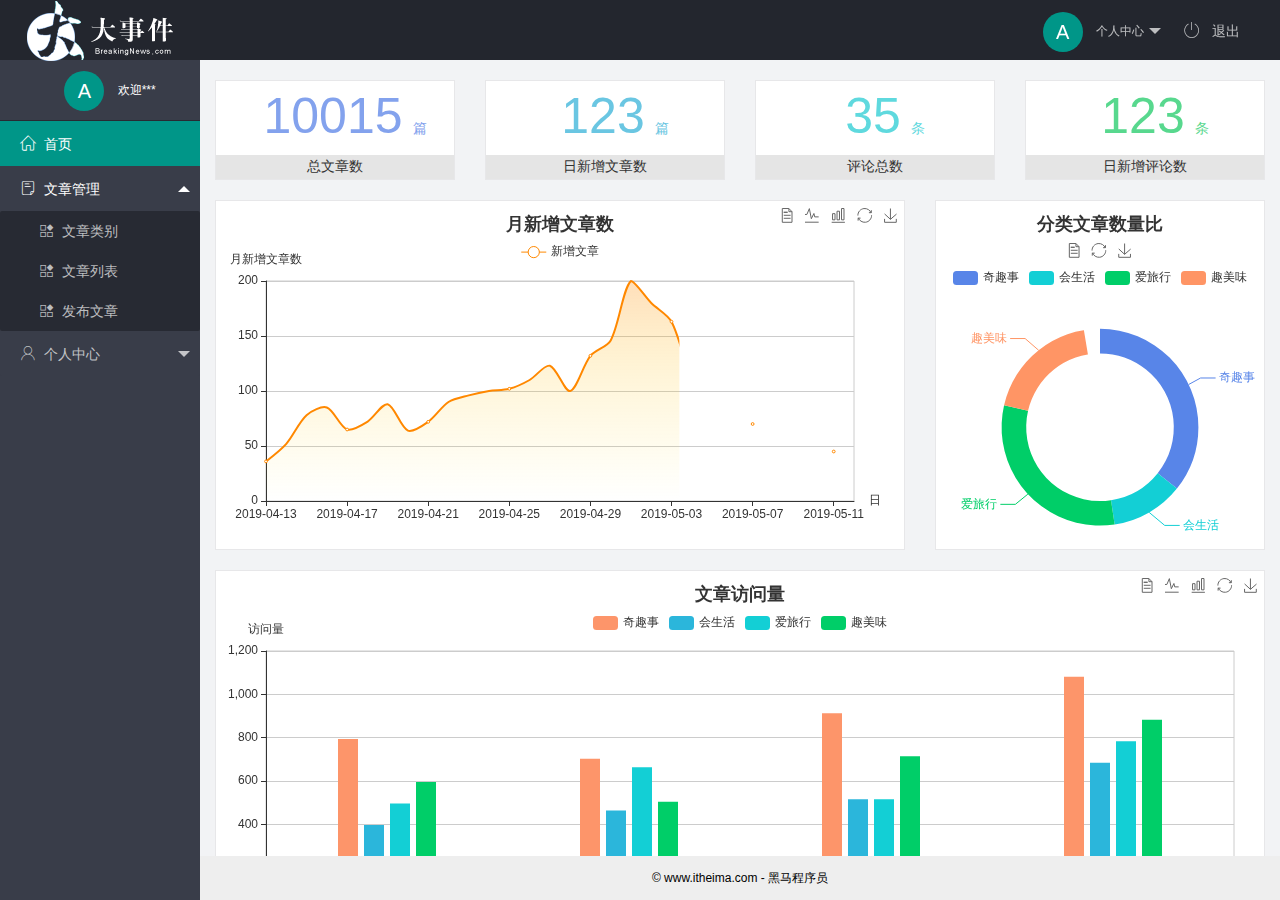
<file: index.html>
<!DOCTYPE html>
<html>

<head>
    <meta charset="utf-8">
    <meta name="viewport" content="width=device-width, initial-scale=1, maximum-scale=1">
    <title>layout 管理系统大布局 - Layui</title>
    <link rel="stylesheet" href="./assets/lib/layui/css/layui.css">
    <link rel="stylesheet" href="./assets/css/index.css">
</head>

<body>
    <div class="layui-layout layui-layout-admin">
        <div class="layui-header">
            <div class="layui-logo layui-hide-xs "><img src="./assets/images/logo.png" alt=""></div>

            <ul class="layui-nav layui-layout-right">
                <li class="layui-nav-item layui-hide layui-show-md-inline-block">
                    <a href="javascript:;" class="userinfo">
                        <img src="./assets/images/sample.jpg" class="layui-nav-img">
                        <span class="text-avatar">A</span> 个人中心
                    </a>
                    <dl class="layui-nav-child">
                        <dd><a href="./user/user_info.html" target="fm">基本资料</a></dd>
                        <dd><a href="./user/user_avatar.html" target="fm">更换头像</a></dd>
                        <dd><a href="./user/user_pwd.html" target="fm">重置密码</a></dd>
                    </dl>
                </li>
                <li class="layui-nav-item" lay-unselect>
                    <a href="javascript:;" id="btnLogout">
                        <span class="iconfont">&#xe865;</span> 退出
                    </a>
                </li>
            </ul>
        </div>

        <div class="layui-side layui-bg-black">
            <div class="layui-side-scroll">
                <div class="userinfo">
                    <img src="./assets/images/sample.jpg" class="layui-nav-img">
                    <span class="text-avatar">A</span>
                    <span id="welcome">欢迎***</span>
                </div>
                <!-- 左侧导航区域（可配合layui已有的垂直导航） -->
                <ul class="layui-nav layui-nav-tree" lay-filter="test" lay-shrink="all">

                    <li class="layui-nav-item layui-this">
                        <a href="./home/dashboard.html" target="fm"><span class="iconfont icon-home">&#xe6a9;</span>首页</a>
                    </li>
                    <li class="layui-nav-item layui-nav-itemed">
                        <a class="" href="javascript:;"><span class="iconfont">&#xe615;</span>文章管理</a>
                        <dl class="layui-nav-child">
                            <dd><a href="javascript:;"><i class="layui-icon layui-icon-app"></i>文章类别</a></dd>
                            <dd><a href="javascript:;"><i class="layui-icon layui-icon-app"></i>文章列表</a></dd>
                            <dd><a href="javascript:;"><i class="layui-icon layui-icon-app"></i>发布文章</a></dd>
                        </dl>
                    </li>
                    <li class="layui-nav-item">
                        <a href="javascript:;"><span class="iconfont">&#xe614;</span>个人中心</a>
                        <dl class="layui-nav-child">
                            <dd><a href="./user/user_info.html" target="fm"><i class="layui-icon layui-icon-app"></i>基本资料</a></dd>
                            <dd><a href="./user/user_avatar.html" target="fm"><i class="layui-icon layui-icon-app"></i>更换头像</a></dd>
                            <dd><a href="./user/user_pwd.html" target="fm"><i class="layui-icon layui-icon-app"></i>重置密码</a></dd>

                        </dl>
                    </li>
                </ul>
            </div>
        </div>

        <div class="layui-body">
            <!-- 内容主体区域 -->
            <iframe src="./home/dashboard.html" name="fm" frameborder="0"></iframe>
        </div>

        <div class="layui-footer">
            <!-- 底部固定区域 -->
            © www.itheima.com - 黑马程序员
        </div>
    </div>
    <script src="./assets/lib/layui/layui.all.js"></script>
    <script src="./assets/lib/jquery.js"></script>
    <script src="./assets/js/bseAPI.js"></script>
    <script src="./assets/js/index.js"></script>
    <script>
        //JS 
        layui.use(['element', 'layer', 'util'], function() {
            var element = layui.element,
                layer = layui.layer,
                util = layui.util,
                $ = layui.$;

            //头部事件
            util.event('lay-header-event', {
                //左侧菜单事件
                menuLeft: function(othis) {
                    layer.msg('展开左侧菜单的操作', {
                        icon: 0
                    });
                },
                menuRight: function() {
                    layer.open({
                        type: 1,
                        content: '<div style="padding: 15px;">处理右侧面板的操作</div>',
                        area: ['260px', '100%'],
                        offset: 'rt' //右上角
                            ,
                        anim: 5,
                        shadeClose: true
                    });
                }
            });

        });
    </script>
</body>

</html>
</file>
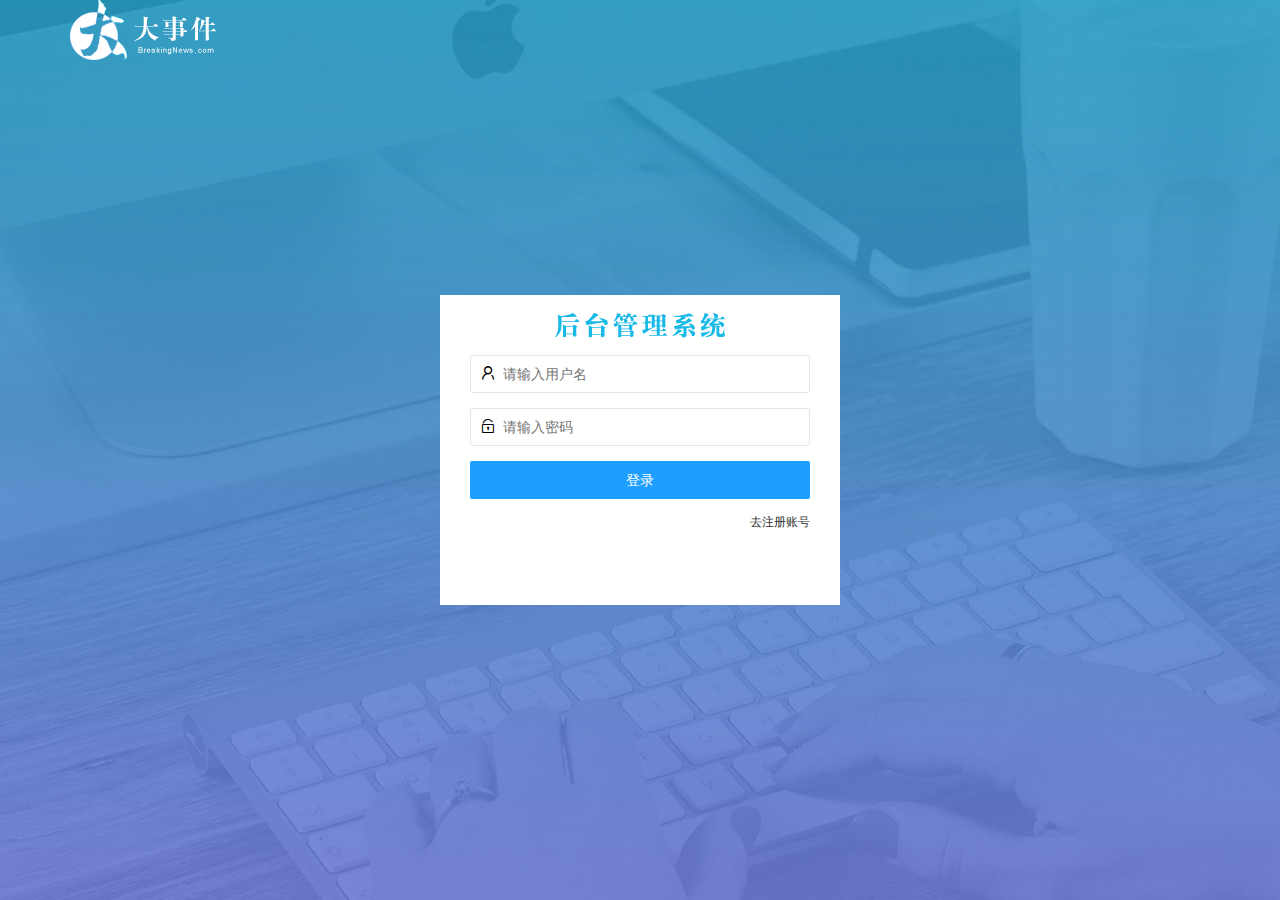
<file: login.html>
<!DOCTYPE html>
<html lang="en">

<head>
    <meta charset="UTF-8">
    <meta http-equiv="X-UA-Compatible" content="IE=edge">
    <meta name="viewport" content="width=device-width, initial-scale=1.0">
    <title>Document</title>
    <link rel="stylesheet" href="./assets/lib/layui/css/layui.css">
    <link rel="stylesheet" href="./assets/css/login.css">
    <script src="./assets/lib/layui/layui.all.js"></script>
    <script src="./assets/lib/jquery.js"></script>
    <script src="./assets/js/bseAPI.js"></script>
    <script src="./assets/js/login.js"></script>
</head>

<body>
    <div class="layui-main">
        <img src="./assets/images/logo.png" alt="">
    </div>

    <div class="loginAndRegBox">
        <div class="title-box"> </div>
        <div class="login-box">
            <form class="layui-form" id="form_login">
                <div class="layui-form-item">
                    <i class="layui-icon layui-icon-username"></i>
                    <input type="text" name="username" required lay-verify="required" placeholder="请输入用户名" autocomplete="off" class="layui-input">
                </div>
                <div class="layui-form-item">
                    <i class="layui-icon layui-icon-password"></i>
                    <input type="password" name="password" required lay-verify="required|pwd" placeholder="请输入密码" autocomplete="off" class="layui-input">
                </div>
                <div class="layui-form-item">
                    <button class="layui-btn layui-btn-fluid layui-btn-normal" lay-submit>登录</button>
                </div>
                <div class="layui-form-item links">
                    <a href="javascript:;" id="link_reg">去注册账号</a>
                </div>
            </form>
        </div>
        <div class="reg-box">
            <form class="layui-form" id="form_reg">
                <div class="layui-form-item">
                    <i class="layui-icon layui-icon-username"></i>
                    <input type="text" name="username" required lay-verify="required" placeholder="请输入用户名" autocomplete="off" class="layui-input">
                </div>
                <div class="layui-form-item">
                    <i class="layui-icon layui-icon-password"></i>
                    <input type="password" name="password" required lay-verify="required|pwd|repwd" placeholder="请输入密码" autocomplete="off" class="layui-input">
                </div>

                <div class="layui-form-item">
                    <i class="layui-icon layui-icon-password"></i>
                    <input type="password" name="repassword" required lay-verify="required|pwd|repwd" placeholder="再次确认密码" autocomplete="off" class="layui-input">
                </div>
                <div class="layui-form-item">
                    <button class="layui-btn layui-btn-fluid layui-btn-normal" lay-submit>注册</button>
                </div>

                <div class="layui-form-item links">
                    <a href="javascript:;" id="link_login">去登陆</a>
                </div>
            </form>

        </div>

    </div>
</body>

</html>
</file>
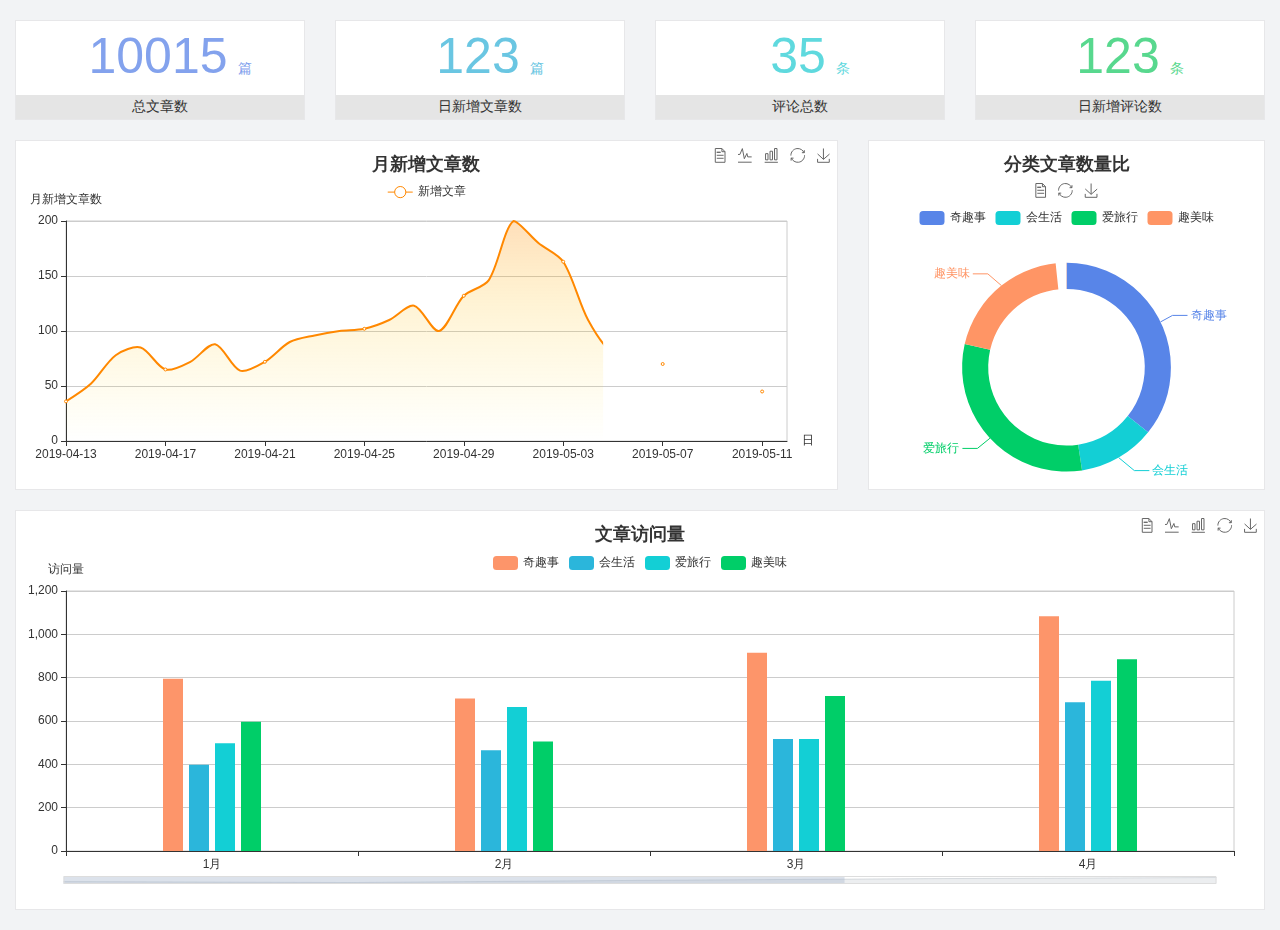
<file: home/dashboard.html>
<!DOCTYPE html>
<html lang="en">

<head>
  <meta charset="UTF-8">
  <meta name="viewport" content="width=device-width, initial-scale=1.0">
  <meta http-equiv="X-UA-Compatible" content="ie=edge">
  <title>图表统计</title>
  <link rel="stylesheet" href="../../assets/lib/bootstrap.css" />
  <link rel="stylesheet" href="../../assets/lib/main.css" />
  <script src="../../assets/lib/jquery.js"></script>
  <script type="text/javascript" src="../../assets/lib/echarts.min.js"></script>
</head>

<body>
  <div class="container-fluid">
    <div class="row spannel_list">
      <div class="col-sm-3 col-xs-6">
        <div class="spannel">
          <em>10015</em><span>篇</span>
          <b>总文章数</b>
        </div>
      </div>
      <div class="col-sm-3 col-xs-6">
        <div class="spannel scolor01">
          <em>123</em><span>篇</span>
          <b>日新增文章数</b>
        </div>
      </div>
      <div class="col-sm-3 col-xs-6">
        <div class="spannel scolor02">
          <em>35</em><span>条</span>
          <b>评论总数</b>
        </div>
      </div>
      <div class="col-sm-3 col-xs-6">
        <div class="spannel scolor03">
          <em>123</em><span>条</span>
          <b>日新增评论数</b>
        </div>
      </div>
    </div>
  </div>

  <div class="container-fluid">
    <div class="row curve-pie">
      <div class="col-lg-8 col-md-8">
        <div class="gragh_pannel" id="curve_show"></div>
      </div>
      <div class="col-lg-4 col-md-4">
        <div class="gragh_pannel" id="pie_show"></div>
      </div>
    </div>
  </div>

  <div class="container-fluid">
    <div class="column_pannel" id="column_show"></div>
  </div>

  <script>
    var oChart = echarts.init(document.getElementById('curve_show'));
    var aList_all = [
      { 'count': 36, 'date': '2019-04-13' },
      { 'count': 52, 'date': '2019-04-14' },
      { 'count': 78, 'date': '2019-04-15' },
      { 'count': 85, 'date': '2019-04-16' },
      { 'count': 65, 'date': '2019-04-17' },
      { 'count': 72, 'date': '2019-04-18' },
      { 'count': 88, 'date': '2019-04-19' },
      { 'count': 64, 'date': '2019-04-20' },
      { 'count': 72, 'date': '2019-04-21' },
      { 'count': 90, 'date': '2019-04-22' },
      { 'count': 96, 'date': '2019-04-23' },
      { 'count': 100, 'date': '2019-04-24' },
      { 'count': 102, 'date': '2019-04-25' },
      { 'count': 110, 'date': '2019-04-26' },
      { 'count': 123, 'date': '2019-04-27' },
      { 'count': 100, 'date': '2019-04-28' },
      { 'count': 132, 'date': '2019-04-29' },
      { 'count': 146, 'date': '2019-04-30' },
      { 'count': 200, 'date': '2019-05-01' },
      { 'count': 180, 'date': '2019-05-02' },
      { 'count': 163, 'date': '2019-05-03' },
      { 'count': 110, 'date': '2019-05-04' },
      { 'count': 80, 'date': '2019-05-05' },
      { 'count': 82, 'date': '2019-05-06' },
      { 'count': 70, 'date': '2019-05-07' },
      { 'count': 65, 'date': '2019-05-08' },
      { 'count': 54, 'date': '2019-05-09' },
      { 'count': 40, 'date': '2019-05-10' },
      { 'count': 45, 'date': '2019-05-11' },
      { 'count': 38, 'date': '2019-05-12' },
    ];

    let aCount = [];
    let aDate = [];

    for (var i = 0; i < aList_all.length; i++) {
      aCount.push(aList_all[i].count);
      aDate.push(aList_all[i].date);
    }

    var chartopt = {
      title: {
        text: '月新增文章数',
        left: 'center',
        top: '10'
      },
      tooltip: {
        trigger: 'axis'
      },
      legend: {
        data: ['新增文章'],
        top: '40'
      },
      toolbox: {
        show: true,
        feature: {
          mark: { show: true },
          dataView: { show: true, readOnly: false },
          magicType: { show: true, type: ['line', 'bar'] },
          restore: { show: true },
          saveAsImage: { show: true }
        }
      },
      calculable: true,
      xAxis: [
        {
          name: '日',
          type: 'category',
          boundaryGap: false,
          data: aDate
        }
      ],
      yAxis: [
        {
          name: '月新增文章数',
          type: 'value'
        }
      ],
      series: [
        {
          name: '新增文章',
          type: 'line',
          smooth: true,
          itemStyle: { normal: { areaStyle: { type: 'default' }, color: '#f80' }, lineStyle: { color: '#f80' } },
          data: aCount
        }],
      areaStyle: {
        normal: {
          color: new echarts.graphic.LinearGradient(0, 0, 0, 1, [{
            offset: 0,
            color: 'rgba(255,136,0,0.39)'
          }, {
            offset: .34,
            color: 'rgba(255,180,0,0.25)'
          }, {
            offset: 1,
            color: 'rgba(255,222,0,0.00)'
          }])

        }
      },
      grid: {
        show: true,
        x: 50,
        x2: 50,
        y: 80,
        height: 220
      }
    };

    oChart.setOption(chartopt);


    var oPie = echarts.init(document.getElementById('pie_show'));
    var oPieopt =
    {
      title: {
        top: 10,
        text: '分类文章数量比',
        x: 'center'
      },
      tooltip: {
        trigger: 'item',
        formatter: "{a} <br/>{b} : {c} ({d}%)"
      },
      color: ['#5885e8', '#13cfd5', '#00ce68', '#ff9565'],
      legend: {
        x: 'center',
        top: 65,
        data: ['奇趣事', '会生活', '爱旅行', '趣美味']
      },
      toolbox: {
        show: true,
        x: 'center',
        top: 35,
        feature: {
          mark: { show: true },
          dataView: { show: true, readOnly: false },
          magicType: {
            show: true,
            type: ['pie', 'funnel'],
            option: {
              funnel: {
                x: '25%',
                width: '50%',
                funnelAlign: 'left',
                max: 1548
              }
            }
          },
          restore: { show: true },
          saveAsImage: { show: true }
        }
      },
      calculable: true,
      series: [
        {
          name: '访问来源',
          type: 'pie',
          radius: ['45%', '60%'],
          center: ['50%', '65%'],
          data: [
            { value: 300, name: '奇趣事' },
            { value: 100, name: '会生活' },
            { value: 260, name: '爱旅行' },
            { value: 180, name: '趣美味' }
          ]
        }
      ]
    };
    oPie.setOption(oPieopt);



    var oColumn = this.echarts.init(document.getElementById('column_show'));
    var oColumnopt =
    {
      title: {
        text: '文章访问量',
        left: 'center',
        top: '10'
      },
      tooltip: {
        trigger: 'axis'
      },
      legend: {
        data: ['奇趣事', '会生活', '爱旅行', '趣美味'],
        top: '40'
      },
      toolbox: {
        show: true,
        feature: {
          mark: { show: true },
          dataView: { show: true, readOnly: false },
          magicType: { show: true, type: ['line', 'bar'] },
          restore: { show: true },
          saveAsImage: { show: true }
        }
      },
      calculable: true,
      xAxis: [
        {
          type: 'category',
          data: ['1月', '2月', '3月', '4月', '5月']
        }
      ],
      yAxis: [
        {
          name: '访问量',
          type: 'value'
        }
      ],
      series: [
        {
          name: '奇趣事',
          type: 'bar',
          barWidth: 20,
          itemStyle: {
            normal: { areaStyle: { type: 'default' }, color: '#fd956a' }
          },
          data: [800, 708, 920, 1090, 1200]
        },
        {
          name: '会生活',
          type: 'bar',
          barWidth: 20,
          itemStyle: {
            normal: { areaStyle: { type: 'default' }, color: '#2bb6db' }
          },
          data: [400, 468, 520, 690, 800]
        },
        {
          name: '爱旅行',
          type: 'bar',
          barWidth: 20,
          itemStyle: {
            normal: { areaStyle: { type: 'default' }, color: '#13cfd5' }
          },
          data: [500, 668, 520, 790, 900]
        },
        {
          name: '趣美味',
          type: 'bar',
          barWidth: 20,
          itemStyle: {
            normal: { areaStyle: { type: 'default' }, color: '#00ce68' }
          },
          data: [600, 508, 720, 890, 1000]
        }
      ],
      grid: {
        show: true,
        x: 50,
        x2: 30,
        y: 80,
        height: 260
      },
      dataZoom: [//给x轴设置滚动条
        {
          start: 0,//默认为0
          end: 100 - 1000 / 31,//默认为100
          type: 'slider',
          show: true,
          xAxisIndex: [0],
          handleSize: 0,//滑动条的 左右2个滑动条的大小
          height: 8,//组件高度
          left: 45, //左边的距离
          right: 50,//右边的距离
          bottom: 26,//右边的距离
          handleColor: '#ddd',//h滑动图标的颜色
          handleStyle: {
            borderColor: "#cacaca",
            borderWidth: "1",
            shadowBlur: 2,
            background: "#ddd",
            shadowColor: "#ddd",
          }
        }]
    };
    oColumn.setOption(oColumnopt);
  </script>
</body>

</html>
</file>
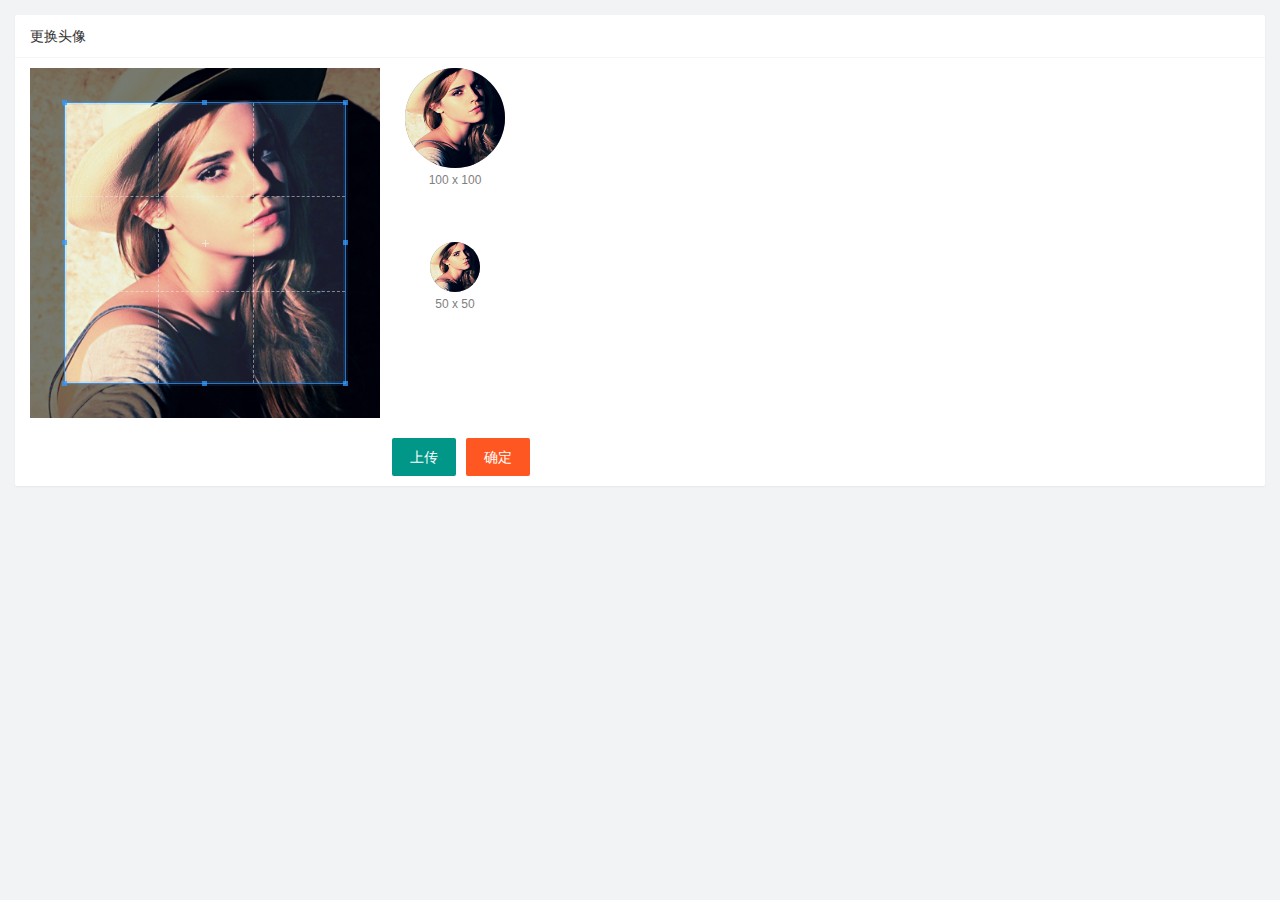
<file: user/user_avatar.html>
<!DOCTYPE html>
<html lang="en">

<head>
    <meta charset="UTF-8">
    <meta http-equiv="X-UA-Compatible" content="IE=edge">
    <meta name="viewport" content="width=device-width, initial-scale=1.0">
    <title>Document</title>
    <link rel="stylesheet" href="../assets/lib/layui/css/layui.css">
    <link rel="stylesheet" href="../assets/css/user/user_avatar.css">
    <link rel="stylesheet" href="../assets/lib/cropper/cropper.css">
</head>

<body>
    <div class="layui-card">
        <div class="layui-card-header">更换头像</div>
        <div class="layui-card-body">
            <!-- 第一行的图片裁剪和预览区域 -->
            <div class="row1">
                <!-- 图片裁剪区域 -->
                <div class="cropper-box">
                    <!-- 这个 img 标签很重要，将来会把它初始化为裁剪区域 -->
                    <img id="image" src="/assets/images/sample.jpg" />
                </div>
                <!-- 图片的预览区域 -->
                <div class="preview-box">
                    <div>
                        <!-- 宽高为 100px 的预览区域 -->
                        <div class="img-preview w100"></div>
                        <p class="size">100 x 100</p>
                    </div>
                    <div>
                        <!-- 宽高为 50px 的预览区域 -->
                        <div class="img-preview w50"></div>
                        <p class="size">50 x 50</p>
                    </div>
                </div>
            </div>

            <!-- 第二行的按钮区域 -->
            <div class="row2">
                <input type="file" id="file" accept="image/png,image/jpeg">
                <button type="button" class="layui-btn" id="btnChooseImage">上传</button>
                <button type="button" class="layui-btn layui-btn-danger" id="btnUpload">确定</button>
            </div>
        </div>
    </div>
    <script src="../assets/lib/layui/layui.all.js"></script>
    <script src="../assets/lib/jquery.js"></script>
    <script src="../assets/js/bseAPI.js"></script>
    <script src="../assets/lib/cropper/Cropper.js"></script>
    <script src="../assets/lib/cropper/jquery-cropper.js"></script>
    <script src="../assets/js/user/user_avatar.js"></script>
</body>

</html>
</file>
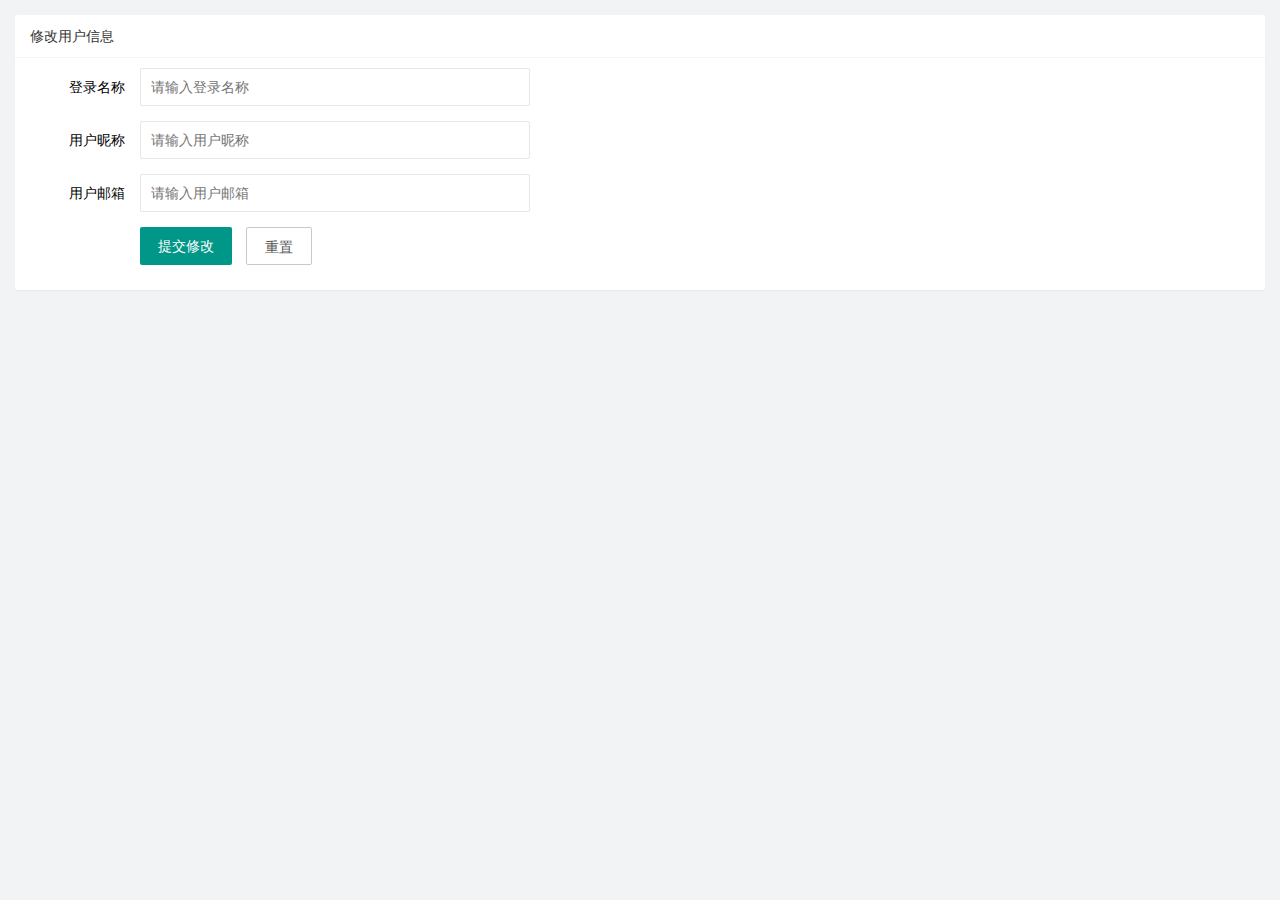
<file: user/user_info.html>
<!DOCTYPE html>
<html lang="en">

<head>
    <meta charset="UTF-8">
    <meta http-equiv="X-UA-Compatible" content="IE=edge">
    <meta name="viewport" content="width=device-width, initial-scale=1.0">
    <title>Document</title>
    <link rel="stylesheet" href="../assets/lib/layui/css/layui.css">
    <link rel="stylesheet" href="../assets/css/user/user_info.css">
</head>

<body>
    <div class="layui-card">
        <div class="layui-card-header">修改用户信息</div>
        <div class="layui-card-body">
            <form class="layui-form" lay-filter="formUserInfo">
                <input type="hidden" name="id">
                <div class="layui-form-item">
                    <label class="layui-form-label">登录名称</label>
                    <div class="layui-input-block">
                        <input type="text" name="username" required lay-verify="required" placeholder="请输入登录名称" autocomplete="off" class="layui-input" disabled="true">
                    </div>
                </div>
                <div class="layui-form-item">
                    <label class="layui-form-label">用户昵称</label>
                    <div class="layui-input-block">
                        <input type="text" name="nickname" required lay-verify="required|nickname" placeholder="请输入用户昵称" autocomplete="off" class="layui-input">
                    </div>
                </div>

                <div class="layui-form-item">
                    <label class="layui-form-label">用户邮箱</label>
                    <div class="layui-input-block">
                        <input type="text" name="email" required lay-verify="required|email" placeholder="请输入用户邮箱" autocomplete="off" class="layui-input">
                    </div>
                </div>

                <div class="layui-form-item">
                    <div class="layui-input-block">
                        <button class="layui-btn" lay-submit lay-filter="formDemo">提交修改</button>
                        <button type="reset" class="layui-btn layui-btn-primary" id="btnReset">重置</button>
                    </div>
                </div>
            </form>
        </div>
    </div>
    <script src="../assets/lib/layui/layui.all.js"></script>
    <script src="../assets/lib/jquery.js"></script>
    <script src="../assets/js/bseAPI.js"></script>
    <script src="../assets/js/user/user_info.js"></script>
</body>

</html>
</file>
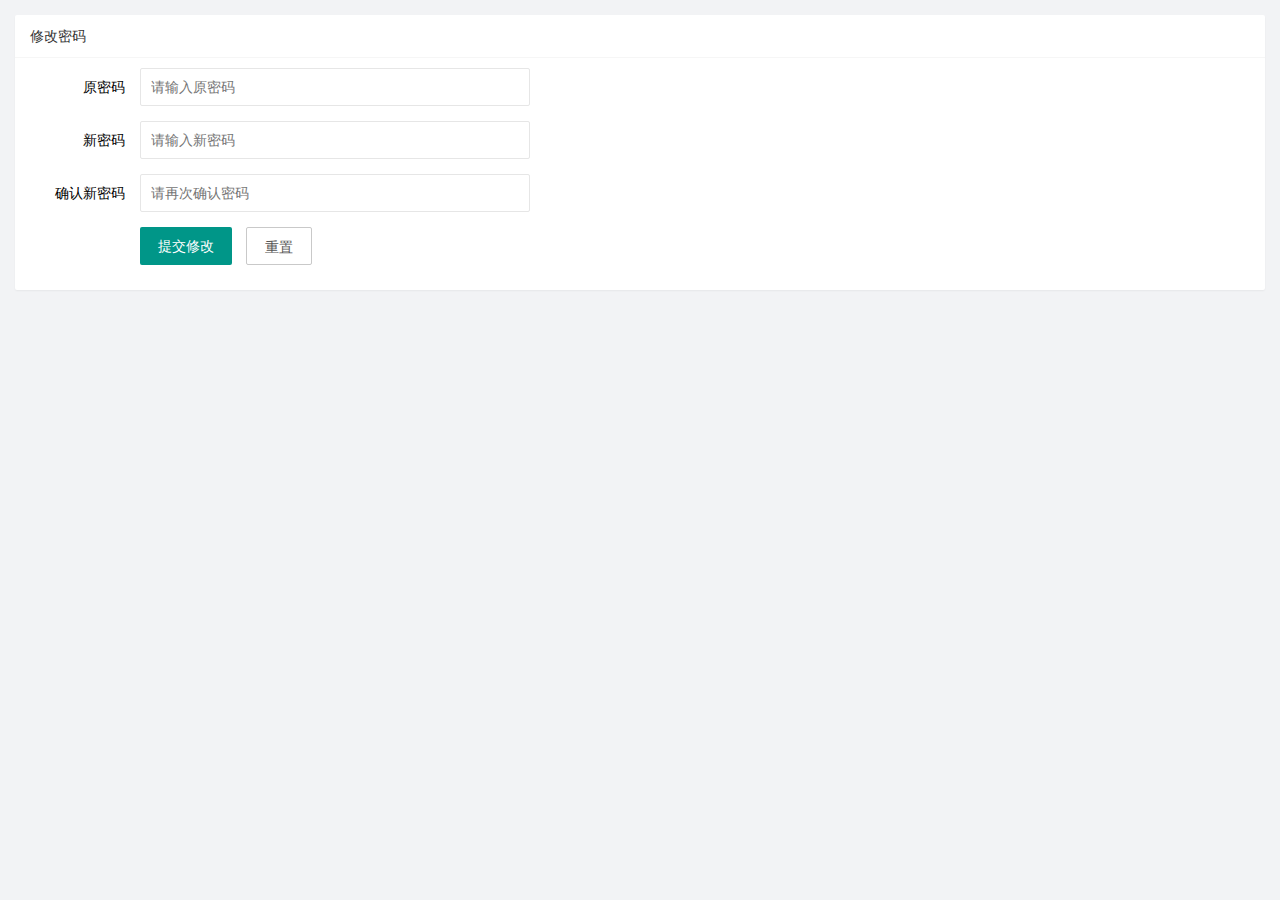
<file: user/user_pwd.html>
<!DOCTYPE html>
<html lang="en">

<head>
    <meta charset="UTF-8">
    <meta http-equiv="X-UA-Compatible" content="IE=edge">
    <meta name="viewport" content="width=device-width, initial-scale=1.0">
    <title>Document</title>
    <link rel="stylesheet" href="../assets/lib/layui/css/layui.css">
    <link rel="stylesheet" href="../assets/css/user/user_pwd.css">
</head>

<body>
    <div class="layui-card">
        <div class="layui-card-header">修改密码</div>
        <div class="layui-card-body">
            <form class="layui-form" lay-filter="formUserInfo">
                <input type="hidden" name="id">
                <div class="layui-form-item">
                    <label class="layui-form-label">原密码</label>
                    <div class="layui-input-block">
                        <input type="password" name="oldPwd" required lay-verify="required|pwd" placeholder="请输入原密码" autocomplete="off" class="layui-input">
                    </div>
                </div>
                <div class="layui-form-item">
                    <label class="layui-form-label">新密码</label>
                    <div class="layui-input-block">
                        <input type="password" name="newPwd" required lay-verify="required|pwd" placeholder="请输入新密码" autocomplete="off" class="layui-input">
                    </div>
                </div>

                <div class="layui-form-item">
                    <label class="layui-form-label">确认新密码</label>
                    <div class="layui-input-block">
                        <input type="password" name="rePwd" required lay-verify="required|pwd|rePwd" placeholder="请再次确认密码" autocomplete="off" class="layui-input">
                    </div>
                </div>

                <div class="layui-form-item">
                    <div class="layui-input-block">
                        <button class="layui-btn" lay-submit lay-filter="formDemo">提交修改</button>
                        <button type="reset" class="layui-btn layui-btn-primary">重置</button>
                    </div>
                </div>
            </form>
        </div>
    </div>
    <script src="../assets/lib/layui/layui.all.js"></script>
    <script src="../assets/lib/jquery.js"></script>
    <script src="../assets/js/bseAPI.js"></script>
    <script src="../assets/js/user/user_pwd.js"></script>
</body>

</html>
</file>
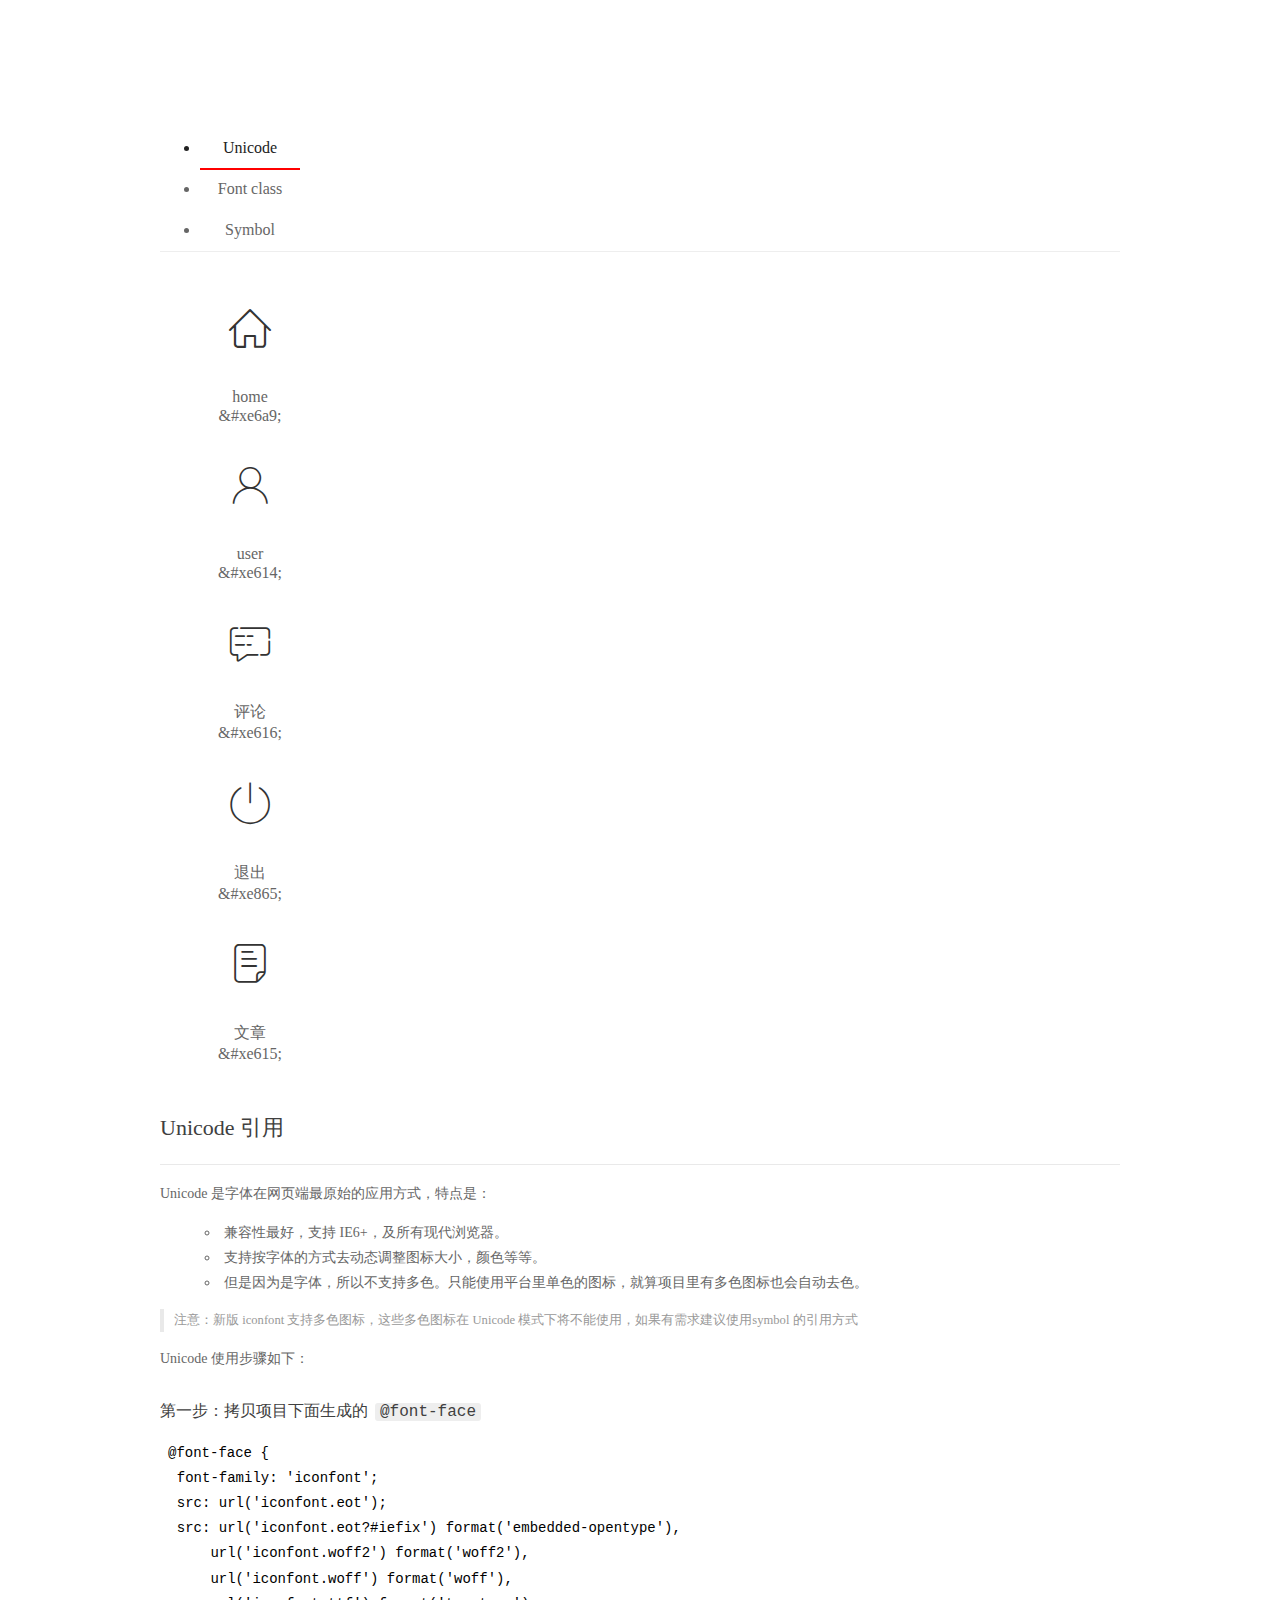
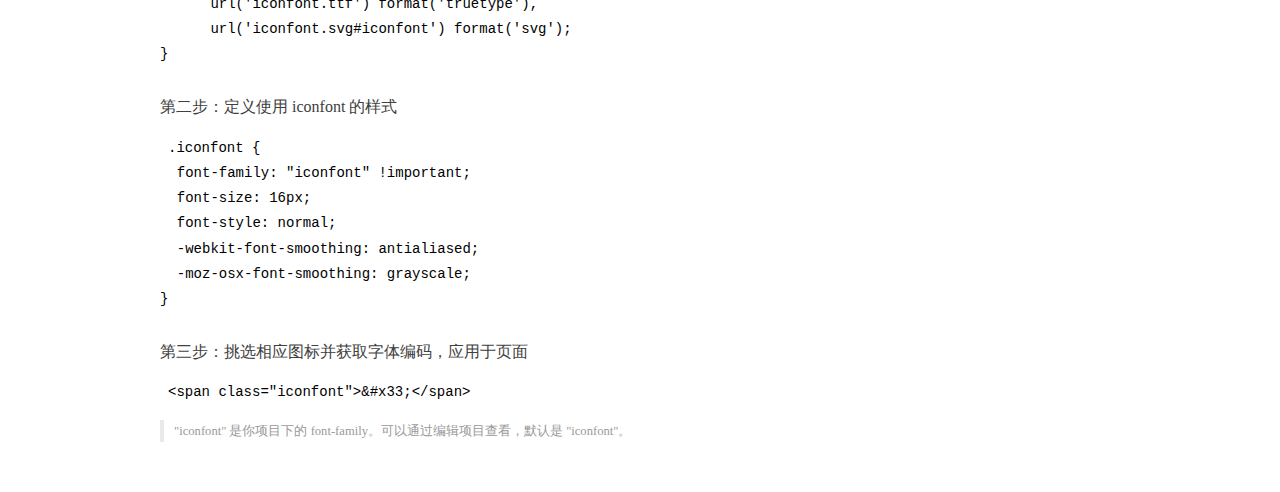
<file: assets/fonts/demo_index.html>
<!DOCTYPE html>
<html>
<head>
  <meta charset="utf-8"/>
  <title>IconFont Demo</title>
  <link rel="shortcut icon" href="https://gtms04.alicdn.com/tps/i4/TB1_oz6GVXXXXaFXpXXJDFnIXXX-64-64.ico" type="image/x-icon"/>
  <link rel="stylesheet" href="https://g.alicdn.com/thx/cube/1.3.2/cube.min.css">
  <link rel="stylesheet" href="demo.css">
  <link rel="stylesheet" href="iconfont.css">
  <script src="iconfont.js"></script>
  <!-- jQuery -->
  <script src="https://a1.alicdn.com/oss/uploads/2018/12/26/7bfddb60-08e8-11e9-9b04-53e73bb6408b.js"></script>
  <!-- 代码高亮 -->
  <script src="https://a1.alicdn.com/oss/uploads/2018/12/26/a3f714d0-08e6-11e9-8a15-ebf944d7534c.js"></script>
</head>
<body>
  <div class="main">
    <h1 class="logo"><a href="https://www.iconfont.cn/" title="iconfont 首页" target="_blank">&#xe86b;</a></h1>
    <div class="nav-tabs">
      <ul id="tabs" class="dib-box">
        <li class="dib active"><span>Unicode</span></li>
        <li class="dib"><span>Font class</span></li>
        <li class="dib"><span>Symbol</span></li>
      </ul>
      
    </div>
    <div class="tab-container">
      <div class="content unicode" style="display: block;">
          <ul class="icon_lists dib-box">
          
            <li class="dib">
              <span class="icon iconfont">&#xe6a9;</span>
                <div class="name">home</div>
                <div class="code-name">&amp;#xe6a9;</div>
              </li>
          
            <li class="dib">
              <span class="icon iconfont">&#xe614;</span>
                <div class="name">user</div>
                <div class="code-name">&amp;#xe614;</div>
              </li>
          
            <li class="dib">
              <span class="icon iconfont">&#xe616;</span>
                <div class="name">评论</div>
                <div class="code-name">&amp;#xe616;</div>
              </li>
          
            <li class="dib">
              <span class="icon iconfont">&#xe865;</span>
                <div class="name">退出</div>
                <div class="code-name">&amp;#xe865;</div>
              </li>
          
            <li class="dib">
              <span class="icon iconfont">&#xe615;</span>
                <div class="name">文章</div>
                <div class="code-name">&amp;#xe615;</div>
              </li>
          
          </ul>
          <div class="article markdown">
          <h2 id="unicode-">Unicode 引用</h2>
          <hr>

          <p>Unicode 是字体在网页端最原始的应用方式，特点是：</p>
          <ul>
            <li>兼容性最好，支持 IE6+，及所有现代浏览器。</li>
            <li>支持按字体的方式去动态调整图标大小，颜色等等。</li>
            <li>但是因为是字体，所以不支持多色。只能使用平台里单色的图标，就算项目里有多色图标也会自动去色。</li>
          </ul>
          <blockquote>
            <p>注意：新版 iconfont 支持多色图标，这些多色图标在 Unicode 模式下将不能使用，如果有需求建议使用symbol 的引用方式</p>
          </blockquote>
          <p>Unicode 使用步骤如下：</p>
          <h3 id="-font-face">第一步：拷贝项目下面生成的 <code>@font-face</code></h3>
<pre><code class="language-css"
>@font-face {
  font-family: 'iconfont';
  src: url('iconfont.eot');
  src: url('iconfont.eot?#iefix') format('embedded-opentype'),
      url('iconfont.woff2') format('woff2'),
      url('iconfont.woff') format('woff'),
      url('iconfont.ttf') format('truetype'),
      url('iconfont.svg#iconfont') format('svg');
}
</code></pre>
          <h3 id="-iconfont-">第二步：定义使用 iconfont 的样式</h3>
<pre><code class="language-css"
>.iconfont {
  font-family: "iconfont" !important;
  font-size: 16px;
  font-style: normal;
  -webkit-font-smoothing: antialiased;
  -moz-osx-font-smoothing: grayscale;
}
</code></pre>
          <h3 id="-">第三步：挑选相应图标并获取字体编码，应用于页面</h3>
<pre>
<code class="language-html"
>&lt;span class="iconfont"&gt;&amp;#x33;&lt;/span&gt;
</code></pre>
          <blockquote>
            <p>"iconfont" 是你项目下的 font-family。可以通过编辑项目查看，默认是 "iconfont"。</p>
          </blockquote>
          </div>
      </div>
      <div class="content font-class">
        <ul class="icon_lists dib-box">
          
          <li class="dib">
            <span class="icon iconfont icon-home"></span>
            <div class="name">
              home
            </div>
            <div class="code-name">.icon-home
            </div>
          </li>
          
          <li class="dib">
            <span class="icon iconfont icon-user"></span>
            <div class="name">
              user
            </div>
            <div class="code-name">.icon-user
            </div>
          </li>
          
          <li class="dib">
            <span class="icon iconfont icon-pinglun"></span>
            <div class="name">
              评论
            </div>
            <div class="code-name">.icon-pinglun
            </div>
          </li>
          
          <li class="dib">
            <span class="icon iconfont icon-tuichu"></span>
            <div class="name">
              退出
            </div>
            <div class="code-name">.icon-tuichu
            </div>
          </li>
          
          <li class="dib">
            <span class="icon iconfont icon-16"></span>
            <div class="name">
              文章
            </div>
            <div class="code-name">.icon-16
            </div>
          </li>
          
        </ul>
        <div class="article markdown">
        <h2 id="font-class-">font-class 引用</h2>
        <hr>

        <p>font-class 是 Unicode 使用方式的一种变种，主要是解决 Unicode 书写不直观，语意不明确的问题。</p>
        <p>与 Unicode 使用方式相比，具有如下特点：</p>
        <ul>
          <li>兼容性良好，支持 IE8+，及所有现代浏览器。</li>
          <li>相比于 Unicode 语意明确，书写更直观。可以很容易分辨这个 icon 是什么。</li>
          <li>因为使用 class 来定义图标，所以当要替换图标时，只需要修改 class 里面的 Unicode 引用。</li>
          <li>不过因为本质上还是使用的字体，所以多色图标还是不支持的。</li>
        </ul>
        <p>使用步骤如下：</p>
        <h3 id="-fontclass-">第一步：引入项目下面生成的 fontclass 代码：</h3>
<pre><code class="language-html">&lt;link rel="stylesheet" href="./iconfont.css"&gt;
</code></pre>
        <h3 id="-">第二步：挑选相应图标并获取类名，应用于页面：</h3>
<pre><code class="language-html">&lt;span class="iconfont icon-xxx"&gt;&lt;/span&gt;
</code></pre>
        <blockquote>
          <p>"
            iconfont" 是你项目下的 font-family。可以通过编辑项目查看，默认是 "iconfont"。</p>
        </blockquote>
      </div>
      </div>
      <div class="content symbol">
          <ul class="icon_lists dib-box">
          
            <li class="dib">
                <svg class="icon svg-icon" aria-hidden="true">
                  <use xlink:href="#icon-home"></use>
                </svg>
                <div class="name">home</div>
                <div class="code-name">#icon-home</div>
            </li>
          
            <li class="dib">
                <svg class="icon svg-icon" aria-hidden="true">
                  <use xlink:href="#icon-user"></use>
                </svg>
                <div class="name">user</div>
                <div class="code-name">#icon-user</div>
            </li>
          
            <li class="dib">
                <svg class="icon svg-icon" aria-hidden="true">
                  <use xlink:href="#icon-pinglun"></use>
                </svg>
                <div class="name">评论</div>
                <div class="code-name">#icon-pinglun</div>
            </li>
          
            <li class="dib">
                <svg class="icon svg-icon" aria-hidden="true">
                  <use xlink:href="#icon-tuichu"></use>
                </svg>
                <div class="name">退出</div>
                <div class="code-name">#icon-tuichu</div>
            </li>
          
            <li class="dib">
                <svg class="icon svg-icon" aria-hidden="true">
                  <use xlink:href="#icon-16"></use>
                </svg>
                <div class="name">文章</div>
                <div class="code-name">#icon-16</div>
            </li>
          
          </ul>
          <div class="article markdown">
          <h2 id="symbol-">Symbol 引用</h2>
          <hr>

          <p>这是一种全新的使用方式，应该说这才是未来的主流，也是平台目前推荐的用法。相关介绍可以参考这篇<a href="">文章</a>
            这种用法其实是做了一个 SVG 的集合，与另外两种相比具有如下特点：</p>
          <ul>
            <li>支持多色图标了，不再受单色限制。</li>
            <li>通过一些技巧，支持像字体那样，通过 <code>font-size</code>, <code>color</code> 来调整样式。</li>
            <li>兼容性较差，支持 IE9+，及现代浏览器。</li>
            <li>浏览器渲染 SVG 的性能一般，还不如 png。</li>
          </ul>
          <p>使用步骤如下：</p>
          <h3 id="-symbol-">第一步：引入项目下面生成的 symbol 代码：</h3>
<pre><code class="language-html">&lt;script src="./iconfont.js"&gt;&lt;/script&gt;
</code></pre>
          <h3 id="-css-">第二步：加入通用 CSS 代码（引入一次就行）：</h3>
<pre><code class="language-html">&lt;style&gt;
.icon {
  width: 1em;
  height: 1em;
  vertical-align: -0.15em;
  fill: currentColor;
  overflow: hidden;
}
&lt;/style&gt;
</code></pre>
          <h3 id="-">第三步：挑选相应图标并获取类名，应用于页面：</h3>
<pre><code class="language-html">&lt;svg class="icon" aria-hidden="true"&gt;
  &lt;use xlink:href="#icon-xxx"&gt;&lt;/use&gt;
&lt;/svg&gt;
</code></pre>
          </div>
      </div>

    </div>
  </div>
  <script>
  $(document).ready(function () {
      $('.tab-container .content:first').show()

      $('#tabs li').click(function (e) {
        var tabContent = $('.tab-container .content')
        var index = $(this).index()

        if ($(this).hasClass('active')) {
          return
        } else {
          $('#tabs li').removeClass('active')
          $(this).addClass('active')

          tabContent.hide().eq(index).fadeIn()
        }
      })
    })
  </script>
</body>
</html>
</file>
<file: assets/lib/layui/css/layui.css>
/** layui-v2.5.5 MIT License By https://www.layui.com */
 .layui-inline,img{display:inline-block;vertical-align:middle}h1,h2,h3,h4,h5,h6{font-weight:400}.layui-edge,.layui-header,.layui-inline,.layui-main{position:relative}.layui-body,.layui-edge,.layui-elip{overflow:hidden}.layui-btn,.layui-edge,.layui-inline,img{vertical-align:middle}.layui-btn,.layui-disabled,.layui-icon,.layui-unselect{-moz-user-select:none;-webkit-user-select:none;-ms-user-select:none}.layui-elip,.layui-form-checkbox span,.layui-form-pane .layui-form-label{text-overflow:ellipsis;white-space:nowrap}.layui-breadcrumb,.layui-tree-btnGroup{visibility:hidden}blockquote,body,button,dd,div,dl,dt,form,h1,h2,h3,h4,h5,h6,input,li,ol,p,pre,td,textarea,th,ul{margin:0;padding:0;-webkit-tap-highlight-color:rgba(0,0,0,0)}a:active,a:hover{outline:0}img{border:none}li{list-style:none}table{border-collapse:collapse;border-spacing:0}h4,h5,h6{font-size:100%}button,input,optgroup,option,select,textarea{font-family:inherit;font-size:inherit;font-style:inherit;font-weight:inherit;outline:0}pre{white-space:pre-wrap;white-space:-moz-pre-wrap;white-space:-pre-wrap;white-space:-o-pre-wrap;word-wrap:break-word}body{line-height:24px;font:14px Helvetica Neue,Helvetica,PingFang SC,Tahoma,Arial,sans-serif}hr{height:1px;margin:10px 0;border:0;clear:both}a{color:#333;text-decoration:none}a:hover{color:#777}a cite{font-style:normal;*cursor:pointer}.layui-border-box,.layui-border-box *{box-sizing:border-box}.layui-box,.layui-box *{box-sizing:content-box}.layui-clear{clear:both;*zoom:1}.layui-clear:after{content:'\20';clear:both;*zoom:1;display:block;height:0}.layui-inline{*display:inline;*zoom:1}.layui-edge{display:inline-block;width:0;height:0;border-width:6px;border-style:dashed;border-color:transparent}.layui-edge-top{top:-4px;border-bottom-color:#999;border-bottom-style:solid}.layui-edge-right{border-left-color:#999;border-left-style:solid}.layui-edge-bottom{top:2px;border-top-color:#999;border-top-style:solid}.layui-edge-left{border-right-color:#999;border-right-style:solid}.layui-disabled,.layui-disabled:hover{color:#d2d2d2!important;cursor:not-allowed!important}.layui-circle{border-radius:100%}.layui-show{display:block!important}.layui-hide{display:none!important}@font-face{font-family:layui-icon;src:url(../font/iconfont.eot?v=250);src:url(../font/iconfont.eot?v=250#iefix) format('embedded-opentype'),url(../font/iconfont.woff2?v=250) format('woff2'),url(../font/iconfont.woff?v=250) format('woff'),url(../font/iconfont.ttf?v=250) format('truetype'),url(../font/iconfont.svg?v=250#layui-icon) format('svg')}.layui-icon{font-family:layui-icon!important;font-size:16px;font-style:normal;-webkit-font-smoothing:antialiased;-moz-osx-font-smoothing:grayscale}.layui-icon-reply-fill:before{content:"\e611"}.layui-icon-set-fill:before{content:"\e614"}.layui-icon-menu-fill:before{content:"\e60f"}.layui-icon-search:before{content:"\e615"}.layui-icon-share:before{content:"\e641"}.layui-icon-set-sm:before{content:"\e620"}.layui-icon-engine:before{content:"\e628"}.layui-icon-close:before{content:"\1006"}.layui-icon-close-fill:before{content:"\1007"}.layui-icon-chart-screen:before{content:"\e629"}.layui-icon-star:before{content:"\e600"}.layui-icon-circle-dot:before{content:"\e617"}.layui-icon-chat:before{content:"\e606"}.layui-icon-release:before{content:"\e609"}.layui-icon-list:before{content:"\e60a"}.layui-icon-chart:before{content:"\e62c"}.layui-icon-ok-circle:before{content:"\1005"}.layui-icon-layim-theme:before{content:"\e61b"}.layui-icon-table:before{content:"\e62d"}.layui-icon-right:before{content:"\e602"}.layui-icon-left:before{content:"\e603"}.layui-icon-cart-simple:before{content:"\e698"}.layui-icon-face-cry:before{content:"\e69c"}.layui-icon-face-smile:before{content:"\e6af"}.layui-icon-survey:before{content:"\e6b2"}.layui-icon-tree:before{content:"\e62e"}.layui-icon-upload-circle:before{content:"\e62f"}.layui-icon-add-circle:before{content:"\e61f"}.layui-icon-download-circle:before{content:"\e601"}.layui-icon-templeate-1:before{content:"\e630"}.layui-icon-util:before{content:"\e631"}.layui-icon-face-surprised:before{content:"\e664"}.layui-icon-edit:before{content:"\e642"}.layui-icon-speaker:before{content:"\e645"}.layui-icon-down:before{content:"\e61a"}.layui-icon-file:before{content:"\e621"}.layui-icon-layouts:before{content:"\e632"}.layui-icon-rate-half:before{content:"\e6c9"}.layui-icon-add-circle-fine:before{content:"\e608"}.layui-icon-prev-circle:before{content:"\e633"}.layui-icon-read:before{content:"\e705"}.layui-icon-404:before{content:"\e61c"}.layui-icon-carousel:before{content:"\e634"}.layui-icon-help:before{content:"\e607"}.layui-icon-code-circle:before{content:"\e635"}.layui-icon-water:before{content:"\e636"}.layui-icon-username:before{content:"\e66f"}.layui-icon-find-fill:before{content:"\e670"}.layui-icon-about:before{content:"\e60b"}.layui-icon-location:before{content:"\e715"}.layui-icon-up:before{content:"\e619"}.layui-icon-pause:before{content:"\e651"}.layui-icon-date:before{content:"\e637"}.layui-icon-layim-uploadfile:before{content:"\e61d"}.layui-icon-delete:before{content:"\e640"}.layui-icon-play:before{content:"\e652"}.layui-icon-top:before{content:"\e604"}.layui-icon-friends:before{content:"\e612"}.layui-icon-refresh-3:before{content:"\e9aa"}.layui-icon-ok:before{content:"\e605"}.layui-icon-layer:before{content:"\e638"}.layui-icon-face-smile-fine:before{content:"\e60c"}.layui-icon-dollar:before{content:"\e659"}.layui-icon-group:before{content:"\e613"}.layui-icon-layim-download:before{content:"\e61e"}.layui-icon-picture-fine:before{content:"\e60d"}.layui-icon-link:before{content:"\e64c"}.layui-icon-diamond:before{content:"\e735"}.layui-icon-log:before{content:"\e60e"}.layui-icon-rate-solid:before{content:"\e67a"}.layui-icon-fonts-del:before{content:"\e64f"}.layui-icon-unlink:before{content:"\e64d"}.layui-icon-fonts-clear:before{content:"\e639"}.layui-icon-triangle-r:before{content:"\e623"}.layui-icon-circle:before{content:"\e63f"}.layui-icon-radio:before{content:"\e643"}.layui-icon-align-center:before{content:"\e647"}.layui-icon-align-right:before{content:"\e648"}.layui-icon-align-left:before{content:"\e649"}.layui-icon-loading-1:before{content:"\e63e"}.layui-icon-return:before{content:"\e65c"}.layui-icon-fonts-strong:before{content:"\e62b"}.layui-icon-upload:before{content:"\e67c"}.layui-icon-dialogue:before{content:"\e63a"}.layui-icon-video:before{content:"\e6ed"}.layui-icon-headset:before{content:"\e6fc"}.layui-icon-cellphone-fine:before{content:"\e63b"}.layui-icon-add-1:before{content:"\e654"}.layui-icon-face-smile-b:before{content:"\e650"}.layui-icon-fonts-html:before{content:"\e64b"}.layui-icon-form:before{content:"\e63c"}.layui-icon-cart:before{content:"\e657"}.layui-icon-camera-fill:before{content:"\e65d"}.layui-icon-tabs:before{content:"\e62a"}.layui-icon-fonts-code:before{content:"\e64e"}.layui-icon-fire:before{content:"\e756"}.layui-icon-set:before{content:"\e716"}.layui-icon-fonts-u:before{content:"\e646"}.layui-icon-triangle-d:before{content:"\e625"}.layui-icon-tips:before{content:"\e702"}.layui-icon-picture:before{content:"\e64a"}.layui-icon-more-vertical:before{content:"\e671"}.layui-icon-flag:before{content:"\e66c"}.layui-icon-loading:before{content:"\e63d"}.layui-icon-fonts-i:before{content:"\e644"}.layui-icon-refresh-1:before{content:"\e666"}.layui-icon-rmb:before{content:"\e65e"}.layui-icon-home:before{content:"\e68e"}.layui-icon-user:before{content:"\e770"}.layui-icon-notice:before{content:"\e667"}.layui-icon-login-weibo:before{content:"\e675"}.layui-icon-voice:before{content:"\e688"}.layui-icon-upload-drag:before{content:"\e681"}.layui-icon-login-qq:before{content:"\e676"}.layui-icon-snowflake:before{content:"\e6b1"}.layui-icon-file-b:before{content:"\e655"}.layui-icon-template:before{content:"\e663"}.layui-icon-auz:before{content:"\e672"}.layui-icon-console:before{content:"\e665"}.layui-icon-app:before{content:"\e653"}.layui-icon-prev:before{content:"\e65a"}.layui-icon-website:before{content:"\e7ae"}.layui-icon-next:before{content:"\e65b"}.layui-icon-component:before{content:"\e857"}.layui-icon-more:before{content:"\e65f"}.layui-icon-login-wechat:before{content:"\e677"}.layui-icon-shrink-right:before{content:"\e668"}.layui-icon-spread-left:before{content:"\e66b"}.layui-icon-camera:before{content:"\e660"}.layui-icon-note:before{content:"\e66e"}.layui-icon-refresh:before{content:"\e669"}.layui-icon-female:before{content:"\e661"}.layui-icon-male:before{content:"\e662"}.layui-icon-password:before{content:"\e673"}.layui-icon-senior:before{content:"\e674"}.layui-icon-theme:before{content:"\e66a"}.layui-icon-tread:before{content:"\e6c5"}.layui-icon-praise:before{content:"\e6c6"}.layui-icon-star-fill:before{content:"\e658"}.layui-icon-rate:before{content:"\e67b"}.layui-icon-template-1:before{content:"\e656"}.layui-icon-vercode:before{content:"\e679"}.layui-icon-cellphone:before{content:"\e678"}.layui-icon-screen-full:before{content:"\e622"}.layui-icon-screen-restore:before{content:"\e758"}.layui-icon-cols:before{content:"\e610"}.layui-icon-export:before{content:"\e67d"}.layui-icon-print:before{content:"\e66d"}.layui-icon-slider:before{content:"\e714"}.layui-icon-addition:before{content:"\e624"}.layui-icon-subtraction:before{content:"\e67e"}.layui-icon-service:before{content:"\e626"}.layui-icon-transfer:before{content:"\e691"}.layui-main{width:1140px;margin:0 auto}.layui-header{z-index:1000;height:60px}.layui-header a:hover{transition:all .5s;-webkit-transition:all .5s}.layui-side{position:fixed;left:0;top:0;bottom:0;z-index:999;width:200px;overflow-x:hidden}.layui-side-scroll{position:relative;width:220px;height:100%;overflow-x:hidden}.layui-body{position:absolute;left:200px;right:0;top:0;bottom:0;z-index:998;width:auto;overflow-y:auto;box-sizing:border-box}.layui-layout-body{overflow:hidden}.layui-layout-admin .layui-header{background-color:#23262E}.layui-layout-admin .layui-side{top:60px;width:200px;overflow-x:hidden}.layui-layout-admin .layui-body{position:fixed;top:60px;bottom:44px}.layui-layout-admin .layui-main{width:auto;margin:0 15px}.layui-layout-admin .layui-footer{position:fixed;left:200px;right:0;bottom:0;height:44px;line-height:44px;padding:0 15px;background-color:#eee}.layui-layout-admin .layui-logo{position:absolute;left:0;top:0;width:200px;height:100%;line-height:60px;text-align:center;color:#009688;font-size:16px}.layui-layout-admin .layui-header .layui-nav{background:0 0}.layui-layout-left{position:absolute!important;left:200px;top:0}.layui-layout-right{position:absolute!important;right:0;top:0}.layui-container{position:relative;margin:0 auto;padding:0 15px;box-sizing:border-box}.layui-fluid{position:relative;margin:0 auto;padding:0 15px}.layui-row:after,.layui-row:before{content:'';display:block;clear:both}.layui-col-lg1,.layui-col-lg10,.layui-col-lg11,.layui-col-lg12,.layui-col-lg2,.layui-col-lg3,.layui-col-lg4,.layui-col-lg5,.layui-col-lg6,.layui-col-lg7,.layui-col-lg8,.layui-col-lg9,.layui-col-md1,.layui-col-md10,.layui-col-md11,.layui-col-md12,.layui-col-md2,.layui-col-md3,.layui-col-md4,.layui-col-md5,.layui-col-md6,.layui-col-md7,.layui-col-md8,.layui-col-md9,.layui-col-sm1,.layui-col-sm10,.layui-col-sm11,.layui-col-sm12,.layui-col-sm2,.layui-col-sm3,.layui-col-sm4,.layui-col-sm5,.layui-col-sm6,.layui-col-sm7,.layui-col-sm8,.layui-col-sm9,.layui-col-xs1,.layui-col-xs10,.layui-col-xs11,.layui-col-xs12,.layui-col-xs2,.layui-col-xs3,.layui-col-xs4,.layui-col-xs5,.layui-col-xs6,.layui-col-xs7,.layui-col-xs8,.layui-col-xs9{position:relative;display:block;box-sizing:border-box}.layui-col-xs1,.layui-col-xs10,.layui-col-xs11,.layui-col-xs12,.layui-col-xs2,.layui-col-xs3,.layui-col-xs4,.layui-col-xs5,.layui-col-xs6,.layui-col-xs7,.layui-col-xs8,.layui-col-xs9{float:left}.layui-col-xs1{width:8.33333333%}.layui-col-xs2{width:16.66666667%}.layui-col-xs3{width:25%}.layui-col-xs4{width:33.33333333%}.layui-col-xs5{width:41.66666667%}.layui-col-xs6{width:50%}.layui-col-xs7{width:58.33333333%}.layui-col-xs8{width:66.66666667%}.layui-col-xs9{width:75%}.layui-col-xs10{width:83.33333333%}.layui-col-xs11{width:91.66666667%}.layui-col-xs12{width:100%}.layui-col-xs-offset1{margin-left:8.33333333%}.layui-col-xs-offset2{margin-left:16.66666667%}.layui-col-xs-offset3{margin-left:25%}.layui-col-xs-offset4{margin-left:33.33333333%}.layui-col-xs-offset5{margin-left:41.66666667%}.layui-col-xs-offset6{margin-left:50%}.layui-col-xs-offset7{margin-left:58.33333333%}.layui-col-xs-offset8{margin-left:66.66666667%}.layui-col-xs-offset9{margin-left:75%}.layui-col-xs-offset10{margin-left:83.33333333%}.layui-col-xs-offset11{margin-left:91.66666667%}.layui-col-xs-offset12{margin-left:100%}@media screen and (max-width:768px){.layui-hide-xs{display:none!important}.layui-show-xs-block{display:block!important}.layui-show-xs-inline{display:inline!important}.layui-show-xs-inline-block{display:inline-block!important}}@media screen and (min-width:768px){.layui-container{width:750px}.layui-hide-sm{display:none!important}.layui-show-sm-block{display:block!important}.layui-show-sm-inline{display:inline!important}.layui-show-sm-inline-block{display:inline-block!important}.layui-col-sm1,.layui-col-sm10,.layui-col-sm11,.layui-col-sm12,.layui-col-sm2,.layui-col-sm3,.layui-col-sm4,.layui-col-sm5,.layui-col-sm6,.layui-col-sm7,.layui-col-sm8,.layui-col-sm9{float:left}.layui-col-sm1{width:8.33333333%}.layui-col-sm2{width:16.66666667%}.layui-col-sm3{width:25%}.layui-col-sm4{width:33.33333333%}.layui-col-sm5{width:41.66666667%}.layui-col-sm6{width:50%}.layui-col-sm7{width:58.33333333%}.layui-col-sm8{width:66.66666667%}.layui-col-sm9{width:75%}.layui-col-sm10{width:83.33333333%}.layui-col-sm11{width:91.66666667%}.layui-col-sm12{width:100%}.layui-col-sm-offset1{margin-left:8.33333333%}.layui-col-sm-offset2{margin-left:16.66666667%}.layui-col-sm-offset3{margin-left:25%}.layui-col-sm-offset4{margin-left:33.33333333%}.layui-col-sm-offset5{margin-left:41.66666667%}.layui-col-sm-offset6{margin-left:50%}.layui-col-sm-offset7{margin-left:58.33333333%}.layui-col-sm-offset8{margin-left:66.66666667%}.layui-col-sm-offset9{margin-left:75%}.layui-col-sm-offset10{margin-left:83.33333333%}.layui-col-sm-offset11{margin-left:91.66666667%}.layui-col-sm-offset12{margin-left:100%}}@media screen and (min-width:992px){.layui-container{width:970px}.layui-hide-md{display:none!important}.layui-show-md-block{display:block!important}.layui-show-md-inline{display:inline!important}.layui-show-md-inline-block{display:inline-block!important}.layui-col-md1,.layui-col-md10,.layui-col-md11,.layui-col-md12,.layui-col-md2,.layui-col-md3,.layui-col-md4,.layui-col-md5,.layui-col-md6,.layui-col-md7,.layui-col-md8,.layui-col-md9{float:left}.layui-col-md1{width:8.33333333%}.layui-col-md2{width:16.66666667%}.layui-col-md3{width:25%}.layui-col-md4{width:33.33333333%}.layui-col-md5{width:41.66666667%}.layui-col-md6{width:50%}.layui-col-md7{width:58.33333333%}.layui-col-md8{width:66.66666667%}.layui-col-md9{width:75%}.layui-col-md10{width:83.33333333%}.layui-col-md11{width:91.66666667%}.layui-col-md12{width:100%}.layui-col-md-offset1{margin-left:8.33333333%}.layui-col-md-offset2{margin-left:16.66666667%}.layui-col-md-offset3{margin-left:25%}.layui-col-md-offset4{margin-left:33.33333333%}.layui-col-md-offset5{margin-left:41.66666667%}.layui-col-md-offset6{margin-left:50%}.layui-col-md-offset7{margin-left:58.33333333%}.layui-col-md-offset8{margin-left:66.66666667%}.layui-col-md-offset9{margin-left:75%}.layui-col-md-offset10{margin-left:83.33333333%}.layui-col-md-offset11{margin-left:91.66666667%}.layui-col-md-offset12{margin-left:100%}}@media screen and (min-width:1200px){.layui-container{width:1170px}.layui-hide-lg{display:none!important}.layui-show-lg-block{display:block!important}.layui-show-lg-inline{display:inline!important}.layui-show-lg-inline-block{display:inline-block!important}.layui-col-lg1,.layui-col-lg10,.layui-col-lg11,.layui-col-lg12,.layui-col-lg2,.layui-col-lg3,.layui-col-lg4,.layui-col-lg5,.layui-col-lg6,.layui-col-lg7,.layui-col-lg8,.layui-col-lg9{float:left}.layui-col-lg1{width:8.33333333%}.layui-col-lg2{width:16.66666667%}.layui-col-lg3{width:25%}.layui-col-lg4{width:33.33333333%}.layui-col-lg5{width:41.66666667%}.layui-col-lg6{width:50%}.layui-col-lg7{width:58.33333333%}.layui-col-lg8{width:66.66666667%}.layui-col-lg9{width:75%}.layui-col-lg10{width:83.33333333%}.layui-col-lg11{width:91.66666667%}.layui-col-lg12{width:100%}.layui-col-lg-offset1{margin-left:8.33333333%}.layui-col-lg-offset2{margin-left:16.66666667%}.layui-col-lg-offset3{margin-left:25%}.layui-col-lg-offset4{margin-left:33.33333333%}.layui-col-lg-offset5{margin-left:41.66666667%}.layui-col-lg-offset6{margin-left:50%}.layui-col-lg-offset7{margin-left:58.33333333%}.layui-col-lg-offset8{margin-left:66.66666667%}.layui-col-lg-offset9{margin-left:75%}.layui-col-lg-offset10{margin-left:83.33333333%}.layui-col-lg-offset11{margin-left:91.66666667%}.layui-col-lg-offset12{margin-left:100%}}.layui-col-space1{margin:-.5px}.layui-col-space1>*{padding:.5px}.layui-col-space3{margin:-1.5px}.layui-col-space3>*{padding:1.5px}.layui-col-space5{margin:-2.5px}.layui-col-space5>*{padding:2.5px}.layui-col-space8{margin:-3.5px}.layui-col-space8>*{padding:3.5px}.layui-col-space10{margin:-5px}.layui-col-space10>*{padding:5px}.layui-col-space12{margin:-6px}.layui-col-space12>*{padding:6px}.layui-col-space15{margin:-7.5px}.layui-col-space15>*{padding:7.5px}.layui-col-space18{margin:-9px}.layui-col-space18>*{padding:9px}.layui-col-space20{margin:-10px}.layui-col-space20>*{padding:10px}.layui-col-space22{margin:-11px}.layui-col-space22>*{padding:11px}.layui-col-space25{margin:-12.5px}.layui-col-space25>*{padding:12.5px}.layui-col-space30{margin:-15px}.layui-col-space30>*{padding:15px}.layui-btn,.layui-input,.layui-select,.layui-textarea,.layui-upload-button{outline:0;-webkit-appearance:none;transition:all .3s;-webkit-transition:all .3s;box-sizing:border-box}.layui-elem-quote{margin-bottom:10px;padding:15px;line-height:22px;border-left:5px solid #009688;border-radius:0 2px 2px 0;background-color:#f2f2f2}.layui-quote-nm{border-style:solid;border-width:1px 1px 1px 5px;background:0 0}.layui-elem-field{margin-bottom:10px;padding:0;border-width:1px;border-style:solid}.layui-elem-field legend{margin-left:20px;padding:0 10px;font-size:20px;font-weight:300}.layui-field-title{margin:10px 0 20px;border-width:1px 0 0}.layui-field-box{padding:10px 15px}.layui-field-title .layui-field-box{padding:10px 0}.layui-progress{position:relative;height:6px;border-radius:20px;background-color:#e2e2e2}.layui-progress-bar{position:absolute;left:0;top:0;width:0;max-width:100%;height:6px;border-radius:20px;text-align:right;background-color:#5FB878;transition:all .3s;-webkit-transition:all .3s}.layui-progress-big,.layui-progress-big .layui-progress-bar{height:18px;line-height:18px}.layui-progress-text{position:relative;top:-20px;line-height:18px;font-size:12px;color:#666}.layui-progress-big .layui-progress-text{position:static;padding:0 10px;color:#fff}.layui-collapse{border-width:1px;border-style:solid;border-radius:2px}.layui-colla-content,.layui-colla-item{border-top-width:1px;border-top-style:solid}.layui-colla-item:first-child{border-top:none}.layui-colla-title{position:relative;height:42px;line-height:42px;padding:0 15px 0 35px;color:#333;background-color:#f2f2f2;cursor:pointer;font-size:14px;overflow:hidden}.layui-colla-content{display:none;padding:10px 15px;line-height:22px;color:#666}.layui-colla-icon{position:absolute;left:15px;top:0;font-size:14px}.layui-card{margin-bottom:15px;border-radius:2px;background-color:#fff;box-shadow:0 1px 2px 0 rgba(0,0,0,.05)}.layui-card:last-child{margin-bottom:0}.layui-card-header{position:relative;height:42px;line-height:42px;padding:0 15px;border-bottom:1px solid #f6f6f6;color:#333;border-radius:2px 2px 0 0;font-size:14px}.layui-bg-black,.layui-bg-blue,.layui-bg-cyan,.layui-bg-green,.layui-bg-orange,.layui-bg-red{color:#fff!important}.layui-card-body{position:relative;padding:10px 15px;line-height:24px}.layui-card-body[pad15]{padding:15px}.layui-card-body[pad20]{padding:20px}.layui-card-body .layui-table{margin:5px 0}.layui-card .layui-tab{margin:0}.layui-panel-window{position:relative;padding:15px;border-radius:0;border-top:5px solid #E6E6E6;background-color:#fff}.layui-auxiliar-moving{position:fixed;left:0;right:0;top:0;bottom:0;width:100%;height:100%;background:0 0;z-index:9999999999}.layui-form-label,.layui-form-mid,.layui-form-select,.layui-input-block,.layui-input-inline,.layui-textarea{position:relative}.layui-bg-red{background-color:#FF5722!important}.layui-bg-orange{background-color:#FFB800!important}.layui-bg-green{background-color:#009688!important}.layui-bg-cyan{background-color:#2F4056!important}.layui-bg-blue{background-color:#1E9FFF!important}.layui-bg-black{background-color:#393D49!important}.layui-bg-gray{background-color:#eee!important;color:#666!important}.layui-badge-rim,.layui-colla-content,.layui-colla-item,.layui-collapse,.layui-elem-field,.layui-form-pane .layui-form-item[pane],.layui-form-pane .layui-form-label,.layui-input,.layui-layedit,.layui-layedit-tool,.layui-quote-nm,.layui-select,.layui-tab-bar,.layui-tab-card,.layui-tab-title,.layui-tab-title .layui-this:after,.layui-textarea{border-color:#e6e6e6}.layui-timeline-item:before,hr{background-color:#e6e6e6}.layui-text{line-height:22px;font-size:14px;color:#666}.layui-text h1,.layui-text h2,.layui-text h3{font-weight:500;color:#333}.layui-text h1{font-size:30px}.layui-text h2{font-size:24px}.layui-text h3{font-size:18px}.layui-text a:not(.layui-btn){color:#01AAED}.layui-text a:not(.layui-btn):hover{text-decoration:underline}.layui-text ul{padding:5px 0 5px 15px}.layui-text ul li{margin-top:5px;list-style-type:disc}.layui-text em,.layui-word-aux{color:#999!important;padding:0 5px!important}.layui-btn{display:inline-block;height:38px;line-height:38px;padding:0 18px;background-color:#009688;color:#fff;white-space:nowrap;text-align:center;font-size:14px;border:none;border-radius:2px;cursor:pointer}.layui-btn:hover{opacity:.8;filter:alpha(opacity=80);color:#fff}.layui-btn:active{opacity:1;filter:alpha(opacity=100)}.layui-btn+.layui-btn{margin-left:10px}.layui-btn-container{font-size:0}.layui-btn-container .layui-btn{margin-right:10px;margin-bottom:10px}.layui-btn-container .layui-btn+.layui-btn{margin-left:0}.layui-table .layui-btn-container .layui-btn{margin-bottom:9px}.layui-btn-radius{border-radius:100px}.layui-btn .layui-icon{margin-right:3px;font-size:18px;vertical-align:bottom;vertical-align:middle\9}.layui-btn-primary{border:1px solid #C9C9C9;background-color:#fff;color:#555}.layui-btn-primary:hover{border-color:#009688;color:#333}.layui-btn-normal{background-color:#1E9FFF}.layui-btn-warm{background-color:#FFB800}.layui-btn-danger{background-color:#FF5722}.layui-btn-checked{background-color:#5FB878}.layui-btn-disabled,.layui-btn-disabled:active,.layui-btn-disabled:hover{border:1px solid #e6e6e6;background-color:#FBFBFB;color:#C9C9C9;cursor:not-allowed;opacity:1}.layui-btn-lg{height:44px;line-height:44px;padding:0 25px;font-size:16px}.layui-btn-sm{height:30px;line-height:30px;padding:0 10px;font-size:12px}.layui-btn-sm i{font-size:16px!important}.layui-btn-xs{height:22px;line-height:22px;padding:0 5px;font-size:12px}.layui-btn-xs i{font-size:14px!important}.layui-btn-group{display:inline-block;vertical-align:middle;font-size:0}.layui-btn-group .layui-btn{margin-left:0!important;margin-right:0!important;border-left:1px solid rgba(255,255,255,.5);border-radius:0}.layui-btn-group .layui-btn-primary{border-left:none}.layui-btn-group .layui-btn-primary:hover{border-color:#C9C9C9;color:#009688}.layui-btn-group .layui-btn:first-child{border-left:none;border-radius:2px 0 0 2px}.layui-btn-group .layui-btn-primary:first-child{border-left:1px solid #c9c9c9}.layui-btn-group .layui-btn:last-child{border-radius:0 2px 2px 0}.layui-btn-group .layui-btn+.layui-btn{margin-left:0}.layui-btn-group+.layui-btn-group{margin-left:10px}.layui-btn-fluid{width:100%}.layui-input,.layui-select,.layui-textarea{height:38px;line-height:1.3;line-height:38px\9;border-width:1px;border-style:solid;background-color:#fff;border-radius:2px}.layui-input::-webkit-input-placeholder,.layui-select::-webkit-input-placeholder,.layui-textarea::-webkit-input-placeholder{line-height:1.3}.layui-input,.layui-textarea{display:block;width:100%;padding-left:10px}.layui-input:hover,.layui-textarea:hover{border-color:#D2D2D2!important}.layui-input:focus,.layui-textarea:focus{border-color:#C9C9C9!important}.layui-textarea{min-height:100px;height:auto;line-height:20px;padding:6px 10px;resize:vertical}.layui-select{padding:0 10px}.layui-form input[type=checkbox],.layui-form input[type=radio],.layui-form select{display:none}.layui-form [lay-ignore]{display:initial}.layui-form-item{margin-bottom:15px;clear:both;*zoom:1}.layui-form-item:after{content:'\20';clear:both;*zoom:1;display:block;height:0}.layui-form-label{float:left;display:block;padding:9px 15px;width:80px;font-weight:400;line-height:20px;text-align:right}.layui-form-label-col{display:block;float:none;padding:9px 0;line-height:20px;text-align:left}.layui-form-item .layui-inline{margin-bottom:5px;margin-right:10px}.layui-input-block{margin-left:110px;min-height:36px}.layui-input-inline{display:inline-block;vertical-align:middle}.layui-form-item .layui-input-inline{float:left;width:190px;margin-right:10px}.layui-form-text .layui-input-inline{width:auto}.layui-form-mid{float:left;display:block;padding:9px 0!important;line-height:20px;margin-right:10px}.layui-form-danger+.layui-form-select .layui-input,.layui-form-danger:focus{border-color:#FF5722!important}.layui-form-select .layui-input{padding-right:30px;cursor:pointer}.layui-form-select .layui-edge{position:absolute;right:10px;top:50%;margin-top:-3px;cursor:pointer;border-width:6px;border-top-color:#c2c2c2;border-top-style:solid;transition:all .3s;-webkit-transition:all .3s}.layui-form-select dl{display:none;position:absolute;left:0;top:42px;padding:5px 0;z-index:899;min-width:100%;border:1px solid #d2d2d2;max-height:300px;overflow-y:auto;background-color:#fff;border-radius:2px;box-shadow:0 2px 4px rgba(0,0,0,.12);box-sizing:border-box}.layui-form-select dl dd,.layui-form-select dl dt{padding:0 10px;line-height:36px;white-space:nowrap;overflow:hidden;text-overflow:ellipsis}.layui-form-select dl dt{font-size:12px;color:#999}.layui-form-select dl dd{cursor:pointer}.layui-form-select dl dd:hover{background-color:#f2f2f2;-webkit-transition:.5s all;transition:.5s all}.layui-form-select .layui-select-group dd{padding-left:20px}.layui-form-select dl dd.layui-select-tips{padding-left:10px!important;color:#999}.layui-form-select dl dd.layui-this{background-color:#5FB878;color:#fff}.layui-form-checkbox,.layui-form-select dl dd.layui-disabled{background-color:#fff}.layui-form-selected dl{display:block}.layui-form-checkbox,.layui-form-checkbox *,.layui-form-switch{display:inline-block;vertical-align:middle}.layui-form-selected .layui-edge{margin-top:-9px;-webkit-transform:rotate(180deg);transform:rotate(180deg);margin-top:-3px\9}:root .layui-form-selected .layui-edge{margin-top:-9px\0/IE9}.layui-form-selectup dl{top:auto;bottom:42px}.layui-select-none{margin:5px 0;text-align:center;color:#999}.layui-select-disabled .layui-disabled{border-color:#eee!important}.layui-select-disabled .layui-edge{border-top-color:#d2d2d2}.layui-form-checkbox{position:relative;height:30px;line-height:30px;margin-right:10px;padding-right:30px;cursor:pointer;font-size:0;-webkit-transition:.1s linear;transition:.1s linear;box-sizing:border-box}.layui-form-checkbox span{padding:0 10px;height:100%;font-size:14px;border-radius:2px 0 0 2px;background-color:#d2d2d2;color:#fff;overflow:hidden}.layui-form-checkbox:hover span{background-color:#c2c2c2}.layui-form-checkbox i{position:absolute;right:0;top:0;width:30px;height:28px;border:1px solid #d2d2d2;border-left:none;border-radius:0 2px 2px 0;color:#fff;font-size:20px;text-align:center}.layui-form-checkbox:hover i{border-color:#c2c2c2;color:#c2c2c2}.layui-form-checked,.layui-form-checked:hover{border-color:#5FB878}.layui-form-checked span,.layui-form-checked:hover span{background-color:#5FB878}.layui-form-checked i,.layui-form-checked:hover i{color:#5FB878}.layui-form-item .layui-form-checkbox{margin-top:4px}.layui-form-checkbox[lay-skin=primary]{height:auto!important;line-height:normal!important;min-width:18px;min-height:18px;border:none!important;margin-right:0;padding-left:28px;padding-right:0;background:0 0}.layui-form-checkbox[lay-skin=primary] span{padding-left:0;padding-right:15px;line-height:18px;background:0 0;color:#666}.layui-form-checkbox[lay-skin=primary] i{right:auto;left:0;width:16px;height:16px;line-height:16px;border:1px solid #d2d2d2;font-size:12px;border-radius:2px;background-color:#fff;-webkit-transition:.1s linear;transition:.1s linear}.layui-form-checkbox[lay-skin=primary]:hover i{border-color:#5FB878;color:#fff}.layui-form-checked[lay-skin=primary] i{border-color:#5FB878!important;background-color:#5FB878;color:#fff}.layui-checkbox-disbaled[lay-skin=primary] span{background:0 0!important;color:#c2c2c2}.layui-checkbox-disbaled[lay-skin=primary]:hover i{border-color:#d2d2d2}.layui-form-item .layui-form-checkbox[lay-skin=primary]{margin-top:10px}.layui-form-switch{position:relative;height:22px;line-height:22px;min-width:35px;padding:0 5px;margin-top:8px;border:1px solid #d2d2d2;border-radius:20px;cursor:pointer;background-color:#fff;-webkit-transition:.1s linear;transition:.1s linear}.layui-form-switch i{position:absolute;left:5px;top:3px;width:16px;height:16px;border-radius:20px;background-color:#d2d2d2;-webkit-transition:.1s linear;transition:.1s linear}.layui-form-switch em{position:relative;top:0;width:25px;margin-left:21px;padding:0!important;text-align:center!important;color:#999!important;font-style:normal!important;font-size:12px}.layui-form-onswitch{border-color:#5FB878;background-color:#5FB878}.layui-checkbox-disbaled,.layui-checkbox-disbaled i{border-color:#e2e2e2!important}.layui-form-onswitch i{left:100%;margin-left:-21px;background-color:#fff}.layui-form-onswitch em{margin-left:5px;margin-right:21px;color:#fff!important}.layui-checkbox-disbaled span{background-color:#e2e2e2!important}.layui-checkbox-disbaled:hover i{color:#fff!important}[lay-radio]{display:none}.layui-form-radio,.layui-form-radio *{display:inline-block;vertical-align:middle}.layui-form-radio{line-height:28px;margin:6px 10px 0 0;padding-right:10px;cursor:pointer;font-size:0}.layui-form-radio *{font-size:14px}.layui-form-radio>i{margin-right:8px;font-size:22px;color:#c2c2c2}.layui-form-radio>i:hover,.layui-form-radioed>i{color:#5FB878}.layui-radio-disbaled>i{color:#e2e2e2!important}.layui-form-pane .layui-form-label{width:110px;padding:8px 15px;height:38px;line-height:20px;border-width:1px;border-style:solid;border-radius:2px 0 0 2px;text-align:center;background-color:#FBFBFB;overflow:hidden;box-sizing:border-box}.layui-form-pane .layui-input-inline{margin-left:-1px}.layui-form-pane .layui-input-block{margin-left:110px;left:-1px}.layui-form-pane .layui-input{border-radius:0 2px 2px 0}.layui-form-pane .layui-form-text .layui-form-label{float:none;width:100%;border-radius:2px;box-sizing:border-box;text-align:left}.layui-form-pane .layui-form-text .layui-input-inline{display:block;margin:0;top:-1px;clear:both}.layui-form-pane .layui-form-text .layui-input-block{margin:0;left:0;top:-1px}.layui-form-pane .layui-form-text .layui-textarea{min-height:100px;border-radius:0 0 2px 2px}.layui-form-pane .layui-form-checkbox{margin:4px 0 4px 10px}.layui-form-pane .layui-form-radio,.layui-form-pane .layui-form-switch{margin-top:6px;margin-left:10px}.layui-form-pane .layui-form-item[pane]{position:relative;border-width:1px;border-style:solid}.layui-form-pane .layui-form-item[pane] .layui-form-label{position:absolute;left:0;top:0;height:100%;border-width:0 1px 0 0}.layui-form-pane .layui-form-item[pane] .layui-input-inline{margin-left:110px}@media screen and (max-width:450px){.layui-form-item .layui-form-label{text-overflow:ellipsis;overflow:hidden;white-space:nowrap}.layui-form-item .layui-inline{display:block;margin-right:0;margin-bottom:20px;clear:both}.layui-form-item .layui-inline:after{content:'\20';clear:both;display:block;height:0}.layui-form-item .layui-input-inline{display:block;float:none;left:-3px;width:auto;margin:0 0 10px 112px}.layui-form-item .layui-input-inline+.layui-form-mid{margin-left:110px;top:-5px;padding:0}.layui-form-item .layui-form-checkbox{margin-right:5px;margin-bottom:5px}}.layui-layedit{border-width:1px;border-style:solid;border-radius:2px}.layui-layedit-tool{padding:3px 5px;border-bottom-width:1px;border-bottom-style:solid;font-size:0}.layedit-tool-fixed{position:fixed;top:0;border-top:1px solid #e2e2e2}.layui-layedit-tool .layedit-tool-mid,.layui-layedit-tool .layui-icon{display:inline-block;vertical-align:middle;text-align:center;font-size:14px}.layui-layedit-tool .layui-icon{position:relative;width:32px;height:30px;line-height:30px;margin:3px 5px;color:#777;cursor:pointer;border-radius:2px}.layui-layedit-tool .layui-icon:hover{color:#393D49}.layui-layedit-tool .layui-icon:active{color:#000}.layui-layedit-tool .layedit-tool-active{background-color:#e2e2e2;color:#000}.layui-layedit-tool .layui-disabled,.layui-layedit-tool .layui-disabled:hover{color:#d2d2d2;cursor:not-allowed}.layui-layedit-tool .layedit-tool-mid{width:1px;height:18px;margin:0 10px;background-color:#d2d2d2}.layedit-tool-html{width:50px!important;font-size:30px!important}.layedit-tool-b,.layedit-tool-code,.layedit-tool-help{font-size:16px!important}.layedit-tool-d,.layedit-tool-face,.layedit-tool-image,.layedit-tool-unlink{font-size:18px!important}.layedit-tool-image input{position:absolute;font-size:0;left:0;top:0;width:100%;height:100%;opacity:.01;filter:Alpha(opacity=1);cursor:pointer}.layui-layedit-iframe iframe{display:block;width:100%}#LAY_layedit_code{overflow:hidden}.layui-laypage{display:inline-block;*display:inline;*zoom:1;vertical-align:middle;margin:10px 0;font-size:0}.layui-laypage>a:first-child,.layui-laypage>a:first-child em{border-radius:2px 0 0 2px}.layui-laypage>a:last-child,.layui-laypage>a:last-child em{border-radius:0 2px 2px 0}.layui-laypage>:first-child{margin-left:0!important}.layui-laypage>:last-child{margin-right:0!important}.layui-laypage a,.layui-laypage button,.layui-laypage input,.layui-laypage select,.layui-laypage span{border:1px solid #e2e2e2}.layui-laypage a,.layui-laypage span{display:inline-block;*display:inline;*zoom:1;vertical-align:middle;padding:0 15px;height:28px;line-height:28px;margin:0 -1px 5px 0;background-color:#fff;color:#333;font-size:12px}.layui-flow-more a *,.layui-laypage input,.layui-table-view select[lay-ignore]{display:inline-block}.layui-laypage a:hover{color:#009688}.layui-laypage em{font-style:normal}.layui-laypage .layui-laypage-spr{color:#999;font-weight:700}.layui-laypage a{text-decoration:none}.layui-laypage .layui-laypage-curr{position:relative}.layui-laypage .layui-laypage-curr em{position:relative;color:#fff}.layui-laypage .layui-laypage-curr .layui-laypage-em{position:absolute;left:-1px;top:-1px;padding:1px;width:100%;height:100%;background-color:#009688}.layui-laypage-em{border-radius:2px}.layui-laypage-next em,.layui-laypage-prev em{font-family:Sim sun;font-size:16px}.layui-laypage .layui-laypage-count,.layui-laypage .layui-laypage-limits,.layui-laypage .layui-laypage-refresh,.layui-laypage .layui-laypage-skip{margin-left:10px;margin-right:10px;padding:0;border:none}.layui-laypage .layui-laypage-limits,.layui-laypage .layui-laypage-refresh{vertical-align:top}.layui-laypage .layui-laypage-refresh i{font-size:18px;cursor:pointer}.layui-laypage select{height:22px;padding:3px;border-radius:2px;cursor:pointer}.layui-laypage .layui-laypage-skip{height:30px;line-height:30px;color:#999}.layui-laypage button,.layui-laypage input{height:30px;line-height:30px;border-radius:2px;vertical-align:top;background-color:#fff;box-sizing:border-box}.layui-laypage input{width:40px;margin:0 10px;padding:0 3px;text-align:center}.layui-laypage input:focus,.layui-laypage select:focus{border-color:#009688!important}.layui-laypage button{margin-left:10px;padding:0 10px;cursor:pointer}.layui-table,.layui-table-view{margin:10px 0}.layui-flow-more{margin:10px 0;text-align:center;color:#999;font-size:14px}.layui-flow-more a{height:32px;line-height:32px}.layui-flow-more a *{vertical-align:top}.layui-flow-more a cite{padding:0 20px;border-radius:3px;background-color:#eee;color:#333;font-style:normal}.layui-flow-more a cite:hover{opacity:.8}.layui-flow-more a i{font-size:30px;color:#737383}.layui-table{width:100%;background-color:#fff;color:#666}.layui-table tr{transition:all .3s;-webkit-transition:all .3s}.layui-table th{text-align:left;font-weight:400}.layui-table tbody tr:hover,.layui-table thead tr,.layui-table-click,.layui-table-header,.layui-table-hover,.layui-table-mend,.layui-table-patch,.layui-table-tool,.layui-table-total,.layui-table-total tr,.layui-table[lay-even] tr:nth-child(even){background-color:#f2f2f2}.layui-table td,.layui-table th,.layui-table-col-set,.layui-table-fixed-r,.layui-table-grid-down,.layui-table-header,.layui-table-page,.layui-table-tips-main,.layui-table-tool,.layui-table-total,.layui-table-view,.layui-table[lay-skin=line],.layui-table[lay-skin=row]{border-width:1px;border-style:solid;border-color:#e6e6e6}.layui-table td,.layui-table th{position:relative;padding:9px 15px;min-height:20px;line-height:20px;font-size:14px}.layui-table[lay-skin=line] td,.layui-table[lay-skin=line] th{border-width:0 0 1px}.layui-table[lay-skin=row] td,.layui-table[lay-skin=row] th{border-width:0 1px 0 0}.layui-table[lay-skin=nob] td,.layui-table[lay-skin=nob] th{border:none}.layui-table img{max-width:100px}.layui-table[lay-size=lg] td,.layui-table[lay-size=lg] th{padding:15px 30px}.layui-table-view .layui-table[lay-size=lg] .layui-table-cell{height:40px;line-height:40px}.layui-table[lay-size=sm] td,.layui-table[lay-size=sm] th{font-size:12px;padding:5px 10px}.layui-table-view .layui-table[lay-size=sm] .layui-table-cell{height:20px;line-height:20px}.layui-table[lay-data]{display:none}.layui-table-box{position:relative;overflow:hidden}.layui-table-view .layui-table{position:relative;width:auto;margin:0}.layui-table-view .layui-table[lay-skin=line]{border-width:0 1px 0 0}.layui-table-view .layui-table[lay-skin=row]{border-width:0 0 1px}.layui-table-view .layui-table td,.layui-table-view .layui-table th{padding:5px 0;border-top:none;border-left:none}.layui-table-view .layui-table th.layui-unselect .layui-table-cell span{cursor:pointer}.layui-table-view .layui-table td{cursor:default}.layui-table-view .layui-table td[data-edit=text]{cursor:text}.layui-table-view .layui-form-checkbox[lay-skin=primary] i{width:18px;height:18px}.layui-table-view .layui-form-radio{line-height:0;padding:0}.layui-table-view .layui-form-radio>i{margin:0;font-size:20px}.layui-table-init{position:absolute;left:0;top:0;width:100%;height:100%;text-align:center;z-index:110}.layui-table-init .layui-icon{position:absolute;left:50%;top:50%;margin:-15px 0 0 -15px;font-size:30px;color:#c2c2c2}.layui-table-header{border-width:0 0 1px;overflow:hidden}.layui-table-header .layui-table{margin-bottom:-1px}.layui-table-tool .layui-inline[lay-event]{position:relative;width:26px;height:26px;padding:5px;line-height:16px;margin-right:10px;text-align:center;color:#333;border:1px solid #ccc;cursor:pointer;-webkit-transition:.5s all;transition:.5s all}.layui-table-tool .layui-inline[lay-event]:hover{border:1px solid #999}.layui-table-tool-temp{padding-right:120px}.layui-table-tool-self{position:absolute;right:17px;top:10px}.layui-table-tool .layui-table-tool-self .layui-inline[lay-event]{margin:0 0 0 10px}.layui-table-tool-panel{position:absolute;top:29px;left:-1px;padding:5px 0;min-width:150px;min-height:40px;border:1px solid #d2d2d2;text-align:left;overflow-y:auto;background-color:#fff;box-shadow:0 2px 4px rgba(0,0,0,.12)}.layui-table-cell,.layui-table-tool-panel li{overflow:hidden;text-overflow:ellipsis;white-space:nowrap}.layui-table-tool-panel li{padding:0 10px;line-height:30px;-webkit-transition:.5s all;transition:.5s all}.layui-table-tool-panel li .layui-form-checkbox[lay-skin=primary]{width:100%;padding-left:28px}.layui-table-tool-panel li:hover{background-color:#f2f2f2}.layui-table-tool-panel li .layui-form-checkbox[lay-skin=primary] i{position:absolute;left:0;top:0}.layui-table-tool-panel li .layui-form-checkbox[lay-skin=primary] span{padding:0}.layui-table-tool .layui-table-tool-self .layui-table-tool-panel{left:auto;right:-1px}.layui-table-col-set{position:absolute;right:0;top:0;width:20px;height:100%;border-width:0 0 0 1px;background-color:#fff}.layui-table-sort{width:10px;height:20px;margin-left:5px;cursor:pointer!important}.layui-table-sort .layui-edge{position:absolute;left:5px;border-width:5px}.layui-table-sort .layui-table-sort-asc{top:3px;border-top:none;border-bottom-style:solid;border-bottom-color:#b2b2b2}.layui-table-sort .layui-table-sort-asc:hover{border-bottom-color:#666}.layui-table-sort .layui-table-sort-desc{bottom:5px;border-bottom:none;border-top-style:solid;border-top-color:#b2b2b2}.layui-table-sort .layui-table-sort-desc:hover{border-top-color:#666}.layui-table-sort[lay-sort=asc] .layui-table-sort-asc{border-bottom-color:#000}.layui-table-sort[lay-sort=desc] .layui-table-sort-desc{border-top-color:#000}.layui-table-cell{height:28px;line-height:28px;padding:0 15px;position:relative;box-sizing:border-box}.layui-table-cell .layui-form-checkbox[lay-skin=primary]{top:-1px;padding:0}.layui-table-cell .layui-table-link{color:#01AAED}.laytable-cell-checkbox,.laytable-cell-numbers,.laytable-cell-radio,.laytable-cell-space{padding:0;text-align:center}.layui-table-body{position:relative;overflow:auto;margin-right:-1px;margin-bottom:-1px}.layui-table-body .layui-none{line-height:26px;padding:15px;text-align:center;color:#999}.layui-table-fixed{position:absolute;left:0;top:0;z-index:101}.layui-table-fixed .layui-table-body{overflow:hidden}.layui-table-fixed-l{box-shadow:0 -1px 8px rgba(0,0,0,.08)}.layui-table-fixed-r{left:auto;right:-1px;border-width:0 0 0 1px;box-shadow:-1px 0 8px rgba(0,0,0,.08)}.layui-table-fixed-r .layui-table-header{position:relative;overflow:visible}.layui-table-mend{position:absolute;right:-49px;top:0;height:100%;width:50px}.layui-table-tool{position:relative;z-index:890;width:100%;min-height:50px;line-height:30px;padding:10px 15px;border-width:0 0 1px}.layui-table-tool .layui-btn-container{margin-bottom:-10px}.layui-table-page,.layui-table-total{border-width:1px 0 0;margin-bottom:-1px;overflow:hidden}.layui-table-page{position:relative;width:100%;padding:7px 7px 0;height:41px;font-size:12px;white-space:nowrap}.layui-table-page>div{height:26px}.layui-table-page .layui-laypage{margin:0}.layui-table-page .layui-laypage a,.layui-table-page .layui-laypage span{height:26px;line-height:26px;margin-bottom:10px;border:none;background:0 0}.layui-table-page .layui-laypage a,.layui-table-page .layui-laypage span.layui-laypage-curr{padding:0 12px}.layui-table-page .layui-laypage span{margin-left:0;padding:0}.layui-table-page .layui-laypage .layui-laypage-prev{margin-left:-7px!important}.layui-table-page .layui-laypage .layui-laypage-curr .layui-laypage-em{left:0;top:0;padding:0}.layui-table-page .layui-laypage button,.layui-table-page .layui-laypage input{height:26px;line-height:26px}.layui-table-page .layui-laypage input{width:40px}.layui-table-page .layui-laypage button{padding:0 10px}.layui-table-page select{height:18px}.layui-table-patch .layui-table-cell{padding:0;width:30px}.layui-table-edit{position:absolute;left:0;top:0;width:100%;height:100%;padding:0 14px 1px;border-radius:0;box-shadow:1px 1px 20px rgba(0,0,0,.15)}.layui-table-edit:focus{border-color:#5FB878!important}select.layui-table-edit{padding:0 0 0 10px;border-color:#C9C9C9}.layui-table-view .layui-form-checkbox,.layui-table-view .layui-form-radio,.layui-table-view .layui-form-switch{top:0;margin:0;box-sizing:content-box}.layui-table-view .layui-form-checkbox{top:-1px;height:26px;line-height:26px}.layui-table-view .layui-form-checkbox i{height:26px}.layui-table-grid .layui-table-cell{overflow:visible}.layui-table-grid-down{position:absolute;top:0;right:0;width:26px;height:100%;padding:5px 0;border-width:0 0 0 1px;text-align:center;background-color:#fff;color:#999;cursor:pointer}.layui-table-grid-down .layui-icon{position:absolute;top:50%;left:50%;margin:-8px 0 0 -8px}.layui-table-grid-down:hover{background-color:#fbfbfb}body .layui-table-tips .layui-layer-content{background:0 0;padding:0;box-shadow:0 1px 6px rgba(0,0,0,.12)}.layui-table-tips-main{margin:-44px 0 0 -1px;max-height:150px;padding:8px 15px;font-size:14px;overflow-y:scroll;background-color:#fff;color:#666}.layui-table-tips-c{position:absolute;right:-3px;top:-13px;width:20px;height:20px;padding:3px;cursor:pointer;background-color:#666;border-radius:50%;color:#fff}.layui-table-tips-c:hover{background-color:#777}.layui-table-tips-c:before{position:relative;right:-2px}.layui-upload-file{display:none!important;opacity:.01;filter:Alpha(opacity=1)}.layui-upload-drag,.layui-upload-form,.layui-upload-wrap{display:inline-block}.layui-upload-list{margin:10px 0}.layui-upload-choose{padding:0 10px;color:#999}.layui-upload-drag{position:relative;padding:30px;border:1px dashed #e2e2e2;background-color:#fff;text-align:center;cursor:pointer;color:#999}.layui-upload-drag .layui-icon{font-size:50px;color:#009688}.layui-upload-drag[lay-over]{border-color:#009688}.layui-upload-iframe{position:absolute;width:0;height:0;border:0;visibility:hidden}.layui-upload-wrap{position:relative;vertical-align:middle}.layui-upload-wrap .layui-upload-file{display:block!important;position:absolute;left:0;top:0;z-index:10;font-size:100px;width:100%;height:100%;opacity:.01;filter:Alpha(opacity=1);cursor:pointer}.layui-transfer-active,.layui-transfer-box{display:inline-block;vertical-align:middle}.layui-transfer-box,.layui-transfer-header,.layui-transfer-search{border-width:0;border-style:solid;border-color:#e6e6e6}.layui-transfer-box{position:relative;border-width:1px;width:200px;height:360px;border-radius:2px;background-color:#fff}.layui-transfer-box .layui-form-checkbox{width:100%;margin:0!important}.layui-transfer-header{height:38px;line-height:38px;padding:0 10px;border-bottom-width:1px}.layui-transfer-search{position:relative;padding:10px;border-bottom-width:1px}.layui-transfer-search .layui-input{height:32px;padding-left:30px;font-size:12px}.layui-transfer-search .layui-icon-search{position:absolute;left:20px;top:50%;margin-top:-8px;color:#666}.layui-transfer-active{margin:0 15px}.layui-transfer-active .layui-btn{display:block;margin:0;padding:0 15px;background-color:#5FB878;border-color:#5FB878;color:#fff}.layui-transfer-active .layui-btn-disabled{background-color:#FBFBFB;border-color:#e6e6e6;color:#C9C9C9}.layui-transfer-active .layui-btn:first-child{margin-bottom:15px}.layui-transfer-active .layui-btn .layui-icon{margin:0;font-size:14px!important}.layui-transfer-data{padding:5px 0;overflow:auto}.layui-transfer-data li{height:32px;line-height:32px;padding:0 10px}.layui-transfer-data li:hover{background-color:#f2f2f2;transition:.5s all}.layui-transfer-data .layui-none{padding:15px 10px;text-align:center;color:#999}.layui-nav{position:relative;padding:0 20px;background-color:#393D49;color:#fff;border-radius:2px;font-size:0;box-sizing:border-box}.layui-nav *{font-size:14px}.layui-nav .layui-nav-item{position:relative;display:inline-block;*display:inline;*zoom:1;vertical-align:middle;line-height:60px}.layui-nav .layui-nav-item a{display:block;padding:0 20px;color:#fff;color:rgba(255,255,255,.7);transition:all .3s;-webkit-transition:all .3s}.layui-nav .layui-this:after,.layui-nav-bar,.layui-nav-tree .layui-nav-itemed:after{position:absolute;left:0;top:0;width:0;height:5px;background-color:#5FB878;transition:all .2s;-webkit-transition:all .2s}.layui-nav-bar{z-index:1000}.layui-nav .layui-nav-item a:hover,.layui-nav .layui-this a{color:#fff}.layui-nav .layui-this:after{content:'';top:auto;bottom:0;width:100%}.layui-nav-img{width:30px;height:30px;margin-right:10px;border-radius:50%}.layui-nav .layui-nav-more{content:'';width:0;height:0;border-style:solid dashed dashed;border-color:#fff transparent transparent;overflow:hidden;cursor:pointer;transition:all .2s;-webkit-transition:all .2s;position:absolute;top:50%;right:3px;margin-top:-3px;border-width:6px;border-top-color:rgba(255,255,255,.7)}.layui-nav .layui-nav-mored,.layui-nav-itemed>a .layui-nav-more{margin-top:-9px;border-style:dashed dashed solid;border-color:transparent transparent #fff}.layui-nav-child{display:none;position:absolute;left:0;top:65px;min-width:100%;line-height:36px;padding:5px 0;box-shadow:0 2px 4px rgba(0,0,0,.12);border:1px solid #d2d2d2;background-color:#fff;z-index:100;border-radius:2px;white-space:nowrap}.layui-nav .layui-nav-child a{color:#333}.layui-nav .layui-nav-child a:hover{background-color:#f2f2f2;color:#000}.layui-nav-child dd{position:relative}.layui-nav .layui-nav-child dd.layui-this a,.layui-nav-child dd.layui-this{background-color:#5FB878;color:#fff}.layui-nav-child dd.layui-this:after{display:none}.layui-nav-tree{width:200px;padding:0}.layui-nav-tree .layui-nav-item{display:block;width:100%;line-height:45px}.layui-nav-tree .layui-nav-item a{position:relative;height:45px;line-height:45px;text-overflow:ellipsis;overflow:hidden;white-space:nowrap}.layui-nav-tree .layui-nav-item a:hover{background-color:#4E5465}.layui-nav-tree .layui-nav-bar{width:5px;height:0;background-color:#009688}.layui-nav-tree .layui-nav-child dd.layui-this,.layui-nav-tree .layui-nav-child dd.layui-this a,.layui-nav-tree .layui-this,.layui-nav-tree .layui-this>a,.layui-nav-tree .layui-this>a:hover{background-color:#009688;color:#fff}.layui-nav-tree .layui-this:after{display:none}.layui-nav-itemed>a,.layui-nav-tree .layui-nav-title a,.layui-nav-tree .layui-nav-title a:hover{color:#fff!important}.layui-nav-tree .layui-nav-child{position:relative;z-index:0;top:0;border:none;box-shadow:none}.layui-nav-tree .layui-nav-child a{height:40px;line-height:40px;color:#fff;color:rgba(255,255,255,.7)}.layui-nav-tree .layui-nav-child,.layui-nav-tree .layui-nav-child a:hover{background:0 0;color:#fff}.layui-nav-tree .layui-nav-more{right:10px}.layui-nav-itemed>.layui-nav-child{display:block;padding:0;background-color:rgba(0,0,0,.3)!important}.layui-nav-itemed>.layui-nav-child>.layui-this>.layui-nav-child{display:block}.layui-nav-side{position:fixed;top:0;bottom:0;left:0;overflow-x:hidden;z-index:999}.layui-bg-blue .layui-nav-bar,.layui-bg-blue .layui-nav-itemed:after,.layui-bg-blue .layui-this:after{background-color:#93D1FF}.layui-bg-blue .layui-nav-child dd.layui-this{background-color:#1E9FFF}.layui-bg-blue .layui-nav-itemed>a,.layui-nav-tree.layui-bg-blue .layui-nav-title a,.layui-nav-tree.layui-bg-blue .layui-nav-title a:hover{background-color:#007DDB!important}.layui-breadcrumb{font-size:0}.layui-breadcrumb>*{font-size:14px}.layui-breadcrumb a{color:#999!important}.layui-breadcrumb a:hover{color:#5FB878!important}.layui-breadcrumb a cite{color:#666;font-style:normal}.layui-breadcrumb span[lay-separator]{margin:0 10px;color:#999}.layui-tab{margin:10px 0;text-align:left!important}.layui-tab[overflow]>.layui-tab-title{overflow:hidden}.layui-tab-title{position:relative;left:0;height:40px;white-space:nowrap;font-size:0;border-bottom-width:1px;border-bottom-style:solid;transition:all .2s;-webkit-transition:all .2s}.layui-tab-title li{display:inline-block;*display:inline;*zoom:1;vertical-align:middle;font-size:14px;transition:all .2s;-webkit-transition:all .2s;position:relative;line-height:40px;min-width:65px;padding:0 15px;text-align:center;cursor:pointer}.layui-tab-title li a{display:block}.layui-tab-title .layui-this{color:#000}.layui-tab-title .layui-this:after{position:absolute;left:0;top:0;content:'';width:100%;height:41px;border-width:1px;border-style:solid;border-bottom-color:#fff;border-radius:2px 2px 0 0;box-sizing:border-box;pointer-events:none}.layui-tab-bar{position:absolute;right:0;top:0;z-index:10;width:30px;height:39px;line-height:39px;border-width:1px;border-style:solid;border-radius:2px;text-align:center;background-color:#fff;cursor:pointer}.layui-tab-bar .layui-icon{position:relative;display:inline-block;top:3px;transition:all .3s;-webkit-transition:all .3s}.layui-tab-item{display:none}.layui-tab-more{padding-right:30px;height:auto!important;white-space:normal!important}.layui-tab-more li.layui-this:after{border-bottom-color:#e2e2e2;border-radius:2px}.layui-tab-more .layui-tab-bar .layui-icon{top:-2px;top:3px\9;-webkit-transform:rotate(180deg);transform:rotate(180deg)}:root .layui-tab-more .layui-tab-bar .layui-icon{top:-2px\0/IE9}.layui-tab-content{padding:10px}.layui-tab-title li .layui-tab-close{position:relative;display:inline-block;width:18px;height:18px;line-height:20px;margin-left:8px;top:1px;text-align:center;font-size:14px;color:#c2c2c2;transition:all .2s;-webkit-transition:all .2s}.layui-tab-title li .layui-tab-close:hover{border-radius:2px;background-color:#FF5722;color:#fff}.layui-tab-brief>.layui-tab-title .layui-this{color:#009688}.layui-tab-brief>.layui-tab-more li.layui-this:after,.layui-tab-brief>.layui-tab-title .layui-this:after{border:none;border-radius:0;border-bottom:2px solid #5FB878}.layui-tab-brief[overflow]>.layui-tab-title .layui-this:after{top:-1px}.layui-tab-card{border-width:1px;border-style:solid;border-radius:2px;box-shadow:0 2px 5px 0 rgba(0,0,0,.1)}.layui-tab-card>.layui-tab-title{background-color:#f2f2f2}.layui-tab-card>.layui-tab-title li{margin-right:-1px;margin-left:-1px}.layui-tab-card>.layui-tab-title .layui-this{background-color:#fff}.layui-tab-card>.layui-tab-title .layui-this:after{border-top:none;border-width:1px;border-bottom-color:#fff}.layui-tab-card>.layui-tab-title .layui-tab-bar{height:40px;line-height:40px;border-radius:0;border-top:none;border-right:none}.layui-tab-card>.layui-tab-more .layui-this{background:0 0;color:#5FB878}.layui-tab-card>.layui-tab-more .layui-this:after{border:none}.layui-timeline{padding-left:5px}.layui-timeline-item{position:relative;padding-bottom:20px}.layui-timeline-axis{position:absolute;left:-5px;top:0;z-index:10;width:20px;height:20px;line-height:20px;background-color:#fff;color:#5FB878;border-radius:50%;text-align:center;cursor:pointer}.layui-timeline-axis:hover{color:#FF5722}.layui-timeline-item:before{content:'';position:absolute;left:5px;top:0;z-index:0;width:1px;height:100%}.layui-timeline-item:last-child:before{display:none}.layui-timeline-item:first-child:before{display:block}.layui-timeline-content{padding-left:25px}.layui-timeline-title{position:relative;margin-bottom:10px}.layui-badge,.layui-badge-dot,.layui-badge-rim{position:relative;display:inline-block;padding:0 6px;font-size:12px;text-align:center;background-color:#FF5722;color:#fff;border-radius:2px}.layui-badge{height:18px;line-height:18px}.layui-badge-dot{width:8px;height:8px;padding:0;border-radius:50%}.layui-badge-rim{height:18px;line-height:18px;border-width:1px;border-style:solid;background-color:#fff;color:#666}.layui-btn .layui-badge,.layui-btn .layui-badge-dot{margin-left:5px}.layui-nav .layui-badge,.layui-nav .layui-badge-dot{position:absolute;top:50%;margin:-8px 6px 0}.layui-tab-title .layui-badge,.layui-tab-title .layui-badge-dot{left:5px;top:-2px}.layui-carousel{position:relative;left:0;top:0;background-color:#f8f8f8}.layui-carousel>[carousel-item]{position:relative;width:100%;height:100%;overflow:hidden}.layui-carousel>[carousel-item]:before{position:absolute;content:'\e63d';left:50%;top:50%;width:100px;line-height:20px;margin:-10px 0 0 -50px;text-align:center;color:#c2c2c2;font-family:layui-icon!important;font-size:30px;font-style:normal;-webkit-font-smoothing:antialiased;-moz-osx-font-smoothing:grayscale}.layui-carousel>[carousel-item]>*{display:none;position:absolute;left:0;top:0;width:100%;height:100%;background-color:#f8f8f8;transition-duration:.3s;-webkit-transition-duration:.3s}.layui-carousel-updown>*{-webkit-transition:.3s ease-in-out up;transition:.3s ease-in-out up}.layui-carousel-arrow{display:none\9;opacity:0;position:absolute;left:10px;top:50%;margin-top:-18px;width:36px;height:36px;line-height:36px;text-align:center;font-size:20px;border:0;border-radius:50%;background-color:rgba(0,0,0,.2);color:#fff;-webkit-transition-duration:.3s;transition-duration:.3s;cursor:pointer}.layui-carousel-arrow[lay-type=add]{left:auto!important;right:10px}.layui-carousel:hover .layui-carousel-arrow[lay-type=add],.layui-carousel[lay-arrow=always] .layui-carousel-arrow[lay-type=add]{right:20px}.layui-carousel[lay-arrow=always] .layui-carousel-arrow{opacity:1;left:20px}.layui-carousel[lay-arrow=none] .layui-carousel-arrow{display:none}.layui-carousel-arrow:hover,.layui-carousel-ind ul:hover{background-color:rgba(0,0,0,.35)}.layui-carousel:hover .layui-carousel-arrow{display:block\9;opacity:1;left:20px}.layui-carousel-ind{position:relative;top:-35px;width:100%;line-height:0!important;text-align:center;font-size:0}.layui-carousel[lay-indicator=outside]{margin-bottom:30px}.layui-carousel[lay-indicator=outside] .layui-carousel-ind{top:10px}.layui-carousel[lay-indicator=outside] .layui-carousel-ind ul{background-color:rgba(0,0,0,.5)}.layui-carousel[lay-indicator=none] .layui-carousel-ind{display:none}.layui-carousel-ind ul{display:inline-block;padding:5px;background-color:rgba(0,0,0,.2);border-radius:10px;-webkit-transition-duration:.3s;transition-duration:.3s}.layui-carousel-ind li{display:inline-block;width:10px;height:10px;margin:0 3px;font-size:14px;background-color:#e2e2e2;background-color:rgba(255,255,255,.5);border-radius:50%;cursor:pointer;-webkit-transition-duration:.3s;transition-duration:.3s}.layui-carousel-ind li:hover{background-color:rgba(255,255,255,.7)}.layui-carousel-ind li.layui-this{background-color:#fff}.layui-carousel>[carousel-item]>.layui-carousel-next,.layui-carousel>[carousel-item]>.layui-carousel-prev,.layui-carousel>[carousel-item]>.layui-this{display:block}.layui-carousel>[carousel-item]>.layui-this{left:0}.layui-carousel>[carousel-item]>.layui-carousel-prev{left:-100%}.layui-carousel>[carousel-item]>.layui-carousel-next{left:100%}.layui-carousel>[carousel-item]>.layui-carousel-next.layui-carousel-left,.layui-carousel>[carousel-item]>.layui-carousel-prev.layui-carousel-right{left:0}.layui-carousel>[carousel-item]>.layui-this.layui-carousel-left{left:-100%}.layui-carousel>[carousel-item]>.layui-this.layui-carousel-right{left:100%}.layui-carousel[lay-anim=updown] .layui-carousel-arrow{left:50%!important;top:20px;margin:0 0 0 -18px}.layui-carousel[lay-anim=updown]>[carousel-item]>*,.layui-carousel[lay-anim=fade]>[carousel-item]>*{left:0!important}.layui-carousel[lay-anim=updown] .layui-carousel-arrow[lay-type=add]{top:auto!important;bottom:20px}.layui-carousel[lay-anim=updown] .layui-carousel-ind{position:absolute;top:50%;right:20px;width:auto;height:auto}.layui-carousel[lay-anim=updown] .layui-carousel-ind ul{padding:3px 5px}.layui-carousel[lay-anim=updown] .layui-carousel-ind li{display:block;margin:6px 0}.layui-carousel[lay-anim=updown]>[carousel-item]>.layui-this{top:0}.layui-carousel[lay-anim=updown]>[carousel-item]>.layui-carousel-prev{top:-100%}.layui-carousel[lay-anim=updown]>[carousel-item]>.layui-carousel-next{top:100%}.layui-carousel[lay-anim=updown]>[carousel-item]>.layui-carousel-next.layui-carousel-left,.layui-carousel[lay-anim=updown]>[carousel-item]>.layui-carousel-prev.layui-carousel-right{top:0}.layui-carousel[lay-anim=updown]>[carousel-item]>.layui-this.layui-carousel-left{top:-100%}.layui-carousel[lay-anim=updown]>[carousel-item]>.layui-this.layui-carousel-right{top:100%}.layui-carousel[lay-anim=fade]>[carousel-item]>.layui-carousel-next,.layui-carousel[lay-anim=fade]>[carousel-item]>.layui-carousel-prev{opacity:0}.layui-carousel[lay-anim=fade]>[carousel-item]>.layui-carousel-next.layui-carousel-left,.layui-carousel[lay-anim=fade]>[carousel-item]>.layui-carousel-prev.layui-carousel-right{opacity:1}.layui-carousel[lay-anim=fade]>[carousel-item]>.layui-this.layui-carousel-left,.layui-carousel[lay-anim=fade]>[carousel-item]>.layui-this.layui-carousel-right{opacity:0}.layui-fixbar{position:fixed;right:15px;bottom:15px;z-index:999999}.layui-fixbar li{width:50px;height:50px;line-height:50px;margin-bottom:1px;text-align:center;cursor:pointer;font-size:30px;background-color:#9F9F9F;color:#fff;border-radius:2px;opacity:.95}.layui-fixbar li:hover{opacity:.85}.layui-fixbar li:active{opacity:1}.layui-fixbar .layui-fixbar-top{display:none;font-size:40px}body .layui-util-face{border:none;background:0 0}body .layui-util-face .layui-layer-content{padding:0;background-color:#fff;color:#666;box-shadow:none}.layui-util-face .layui-layer-TipsG{display:none}.layui-util-face ul{position:relative;width:372px;padding:10px;border:1px solid #D9D9D9;background-color:#fff;box-shadow:0 0 20px rgba(0,0,0,.2)}.layui-util-face ul li{cursor:pointer;float:left;border:1px solid #e8e8e8;height:22px;width:26px;overflow:hidden;margin:-1px 0 0 -1px;padding:4px 2px;text-align:center}.layui-util-face ul li:hover{position:relative;z-index:2;border:1px solid #eb7350;background:#fff9ec}.layui-code{position:relative;margin:10px 0;padding:15px;line-height:20px;border:1px solid #ddd;border-left-width:6px;background-color:#F2F2F2;color:#333;font-family:Courier New;font-size:12px}.layui-rate,.layui-rate *{display:inline-block;vertical-align:middle}.layui-rate{padding:10px 5px 10px 0;font-size:0}.layui-rate li i.layui-icon{font-size:20px;color:#FFB800;margin-right:5px;transition:all .3s;-webkit-transition:all .3s}.layui-rate li i:hover{cursor:pointer;transform:scale(1.12);-webkit-transform:scale(1.12)}.layui-rate[readonly] li i:hover{cursor:default;transform:scale(1)}.layui-colorpicker{width:26px;height:26px;border:1px solid #e6e6e6;padding:5px;border-radius:2px;line-height:24px;display:inline-block;cursor:pointer;transition:all .3s;-webkit-transition:all .3s}.layui-colorpicker:hover{border-color:#d2d2d2}.layui-colorpicker.layui-colorpicker-lg{width:34px;height:34px;line-height:32px}.layui-colorpicker.layui-colorpicker-sm{width:24px;height:24px;line-height:22px}.layui-colorpicker.layui-colorpicker-xs{width:22px;height:22px;line-height:20px}.layui-colorpicker-trigger-bgcolor{display:block;background:url([data-uri]);border-radius:2px}.layui-colorpicker-trigger-span{display:block;height:100%;box-sizing:border-box;border:1px solid rgba(0,0,0,.15);border-radius:2px;text-align:center}.layui-colorpicker-trigger-i{display:inline-block;color:#FFF;font-size:12px}.layui-colorpicker-trigger-i.layui-icon-close{color:#999}.layui-colorpicker-main{position:absolute;z-index:66666666;width:280px;padding:7px;background:#FFF;border:1px solid #d2d2d2;border-radius:2px;box-shadow:0 2px 4px rgba(0,0,0,.12)}.layui-colorpicker-main-wrapper{height:180px;position:relative}.layui-colorpicker-basis{width:260px;height:100%;position:relative}.layui-colorpicker-basis-white{width:100%;height:100%;position:absolute;top:0;left:0;background:linear-gradient(90deg,#FFF,hsla(0,0%,100%,0))}.layui-colorpicker-basis-black{width:100%;height:100%;position:absolute;top:0;left:0;background:linear-gradient(0deg,#000,transparent)}.layui-colorpicker-basis-cursor{width:10px;height:10px;border:1px solid #FFF;border-radius:50%;position:absolute;top:-3px;right:-3px;cursor:pointer}.layui-colorpicker-side{position:absolute;top:0;right:0;width:12px;height:100%;background:linear-gradient(red,#FF0,#0F0,#0FF,#00F,#F0F,red)}.layui-colorpicker-side-slider{width:100%;height:5px;box-shadow:0 0 1px #888;box-sizing:border-box;background:#FFF;border-radius:1px;border:1px solid #f0f0f0;cursor:pointer;position:absolute;left:0}.layui-colorpicker-main-alpha{display:none;height:12px;margin-top:7px;background:url([data-uri])}.layui-colorpicker-alpha-bgcolor{height:100%;position:relative}.layui-colorpicker-alpha-slider{width:5px;height:100%;box-shadow:0 0 1px #888;box-sizing:border-box;background:#FFF;border-radius:1px;border:1px solid #f0f0f0;cursor:pointer;position:absolute;top:0}.layui-colorpicker-main-pre{padding-top:7px;font-size:0}.layui-colorpicker-pre{width:20px;height:20px;border-radius:2px;display:inline-block;margin-left:6px;margin-bottom:7px;cursor:pointer}.layui-colorpicker-pre:nth-child(11n+1){margin-left:0}.layui-colorpicker-pre-isalpha{background:url([data-uri])}.layui-colorpicker-pre.layui-this{box-shadow:0 0 3px 2px rgba(0,0,0,.15)}.layui-colorpicker-pre>div{height:100%;border-radius:2px}.layui-colorpicker-main-input{text-align:right;padding-top:7px}.layui-colorpicker-main-input .layui-btn-container .layui-btn{margin:0 0 0 10px}.layui-colorpicker-main-input div.layui-inline{float:left;margin-right:10px;font-size:14px}.layui-colorpicker-main-input input.layui-input{width:150px;height:30px;color:#666}.layui-slider{height:4px;background:#e2e2e2;border-radius:3px;position:relative;cursor:pointer}.layui-slider-bar{border-radius:3px;position:absolute;height:100%}.layui-slider-step{position:absolute;top:0;width:4px;height:4px;border-radius:50%;background:#FFF;-webkit-transform:translateX(-50%);transform:translateX(-50%)}.layui-slider-wrap{width:36px;height:36px;position:absolute;top:-16px;-webkit-transform:translateX(-50%);transform:translateX(-50%);z-index:10;text-align:center}.layui-slider-wrap-btn{width:12px;height:12px;border-radius:50%;background:#FFF;display:inline-block;vertical-align:middle;cursor:pointer;transition:.3s}.layui-slider-wrap:after{content:"";height:100%;display:inline-block;vertical-align:middle}.layui-slider-wrap-btn.layui-slider-hover,.layui-slider-wrap-btn:hover{transform:scale(1.2)}.layui-slider-wrap-btn.layui-disabled:hover{transform:scale(1)!important}.layui-slider-tips{position:absolute;top:-42px;z-index:66666666;white-space:nowrap;display:none;-webkit-transform:translateX(-50%);transform:translateX(-50%);color:#FFF;background:#000;border-radius:3px;height:25px;line-height:25px;padding:0 10px}.layui-slider-tips:after{content:'';position:absolute;bottom:-12px;left:50%;margin-left:-6px;width:0;height:0;border-width:6px;border-style:solid;border-color:#000 transparent transparent}.layui-slider-input{width:70px;height:32px;border:1px solid #e6e6e6;border-radius:3px;font-size:16px;line-height:32px;position:absolute;right:0;top:-15px}.layui-slider-input-btn{display:none;position:absolute;top:0;right:0;width:20px;height:100%;border-left:1px solid #d2d2d2}.layui-slider-input-btn i{cursor:pointer;position:absolute;right:0;bottom:0;width:20px;height:50%;font-size:12px;line-height:16px;text-align:center;color:#999}.layui-slider-input-btn i:first-child{top:0;border-bottom:1px solid #d2d2d2}.layui-slider-input-txt{height:100%;font-size:14px}.layui-slider-input-txt input{height:100%;border:none}.layui-slider-input-btn i:hover{color:#009688}.layui-slider-vertical{width:4px;margin-left:34px}.layui-slider-vertical .layui-slider-bar{width:4px}.layui-slider-vertical .layui-slider-step{top:auto;left:0;-webkit-transform:translateY(50%);transform:translateY(50%)}.layui-slider-vertical .layui-slider-wrap{top:auto;left:-16px;-webkit-transform:translateY(50%);transform:translateY(50%)}.layui-slider-vertical .layui-slider-tips{top:auto;left:2px}@media \0screen{.layui-slider-wrap-btn{margin-left:-20px}.layui-slider-vertical .layui-slider-wrap-btn{margin-left:0;margin-bottom:-20px}.layui-slider-vertical .layui-slider-tips{margin-left:-8px}.layui-slider>span{margin-left:8px}}.layui-tree{line-height:22px}.layui-tree .layui-form-checkbox{margin:0!important}.layui-tree-set{width:100%;position:relative}.layui-tree-pack{display:none;padding-left:20px;position:relative}.layui-tree-iconClick,.layui-tree-main{display:inline-block;vertical-align:middle}.layui-tree-line .layui-tree-pack{padding-left:27px}.layui-tree-line .layui-tree-set .layui-tree-set:after{content:'';position:absolute;top:14px;left:-9px;width:17px;height:0;border-top:1px dotted #c0c4cc}.layui-tree-entry{position:relative;padding:3px 0;height:20px;white-space:nowrap}.layui-tree-entry:hover{background-color:#eee}.layui-tree-line .layui-tree-entry:hover{background-color:rgba(0,0,0,0)}.layui-tree-line .layui-tree-entry:hover .layui-tree-txt{color:#999;text-decoration:underline;transition:.3s}.layui-tree-main{cursor:pointer;padding-right:10px}.layui-tree-line .layui-tree-set:before{content:'';position:absolute;top:0;left:-9px;width:0;height:100%;border-left:1px dotted #c0c4cc}.layui-tree-line .layui-tree-set.layui-tree-setLineShort:before{height:13px}.layui-tree-line .layui-tree-set.layui-tree-setHide:before{height:0}.layui-tree-iconClick{position:relative;height:20px;line-height:20px;margin:0 10px;color:#c0c4cc}.layui-tree-icon{height:12px;line-height:12px;width:12px;text-align:center;border:1px solid #c0c4cc}.layui-tree-iconClick .layui-icon{font-size:18px}.layui-tree-icon .layui-icon{font-size:12px;color:#666}.layui-tree-iconArrow{padding:0 5px}.layui-tree-iconArrow:after{content:'';position:absolute;left:4px;top:3px;z-index:100;width:0;height:0;border-width:5px;border-style:solid;border-color:transparent transparent transparent #c0c4cc;transition:.5s}.layui-tree-btnGroup,.layui-tree-editInput{position:relative;vertical-align:middle;display:inline-block}.layui-tree-spread>.layui-tree-entry>.layui-tree-iconClick>.layui-tree-iconArrow:after{transform:rotate(90deg) translate(3px,4px)}.layui-tree-txt{display:inline-block;vertical-align:middle;color:#555}.layui-tree-search{margin-bottom:15px;color:#666}.layui-tree-btnGroup .layui-icon{display:inline-block;vertical-align:middle;padding:0 2px;cursor:pointer}.layui-tree-btnGroup .layui-icon:hover{color:#999;transition:.3s}.layui-tree-entry:hover .layui-tree-btnGroup{visibility:visible}.layui-tree-editInput{height:20px;line-height:20px;padding:0 3px;border:none;background-color:rgba(0,0,0,.05)}.layui-tree-emptyText{text-align:center;color:#999}.layui-anim{-webkit-animation-duration:.3s;animation-duration:.3s;-webkit-animation-fill-mode:both;animation-fill-mode:both}.layui-anim.layui-icon{display:inline-block}.layui-anim-loop{-webkit-animation-iteration-count:infinite;animation-iteration-count:infinite}.layui-trans,.layui-trans a{transition:all .3s;-webkit-transition:all .3s}@-webkit-keyframes layui-rotate{from{-webkit-transform:rotate(0)}to{-webkit-transform:rotate(360deg)}}@keyframes layui-rotate{from{transform:rotate(0)}to{transform:rotate(360deg)}}.layui-anim-rotate{-webkit-animation-name:layui-rotate;animation-name:layui-rotate;-webkit-animation-duration:1s;animation-duration:1s;-webkit-animation-timing-function:linear;animation-timing-function:linear}@-webkit-keyframes layui-up{from{-webkit-transform:translate3d(0,100%,0);opacity:.3}to{-webkit-transform:translate3d(0,0,0);opacity:1}}@keyframes layui-up{from{transform:translate3d(0,100%,0);opacity:.3}to{transform:translate3d(0,0,0);opacity:1}}.layui-anim-up{-webkit-animation-name:layui-up;animation-name:layui-up}@-webkit-keyframes layui-upbit{from{-webkit-transform:translate3d(0,30px,0);opacity:.3}to{-webkit-transform:translate3d(0,0,0);opacity:1}}@keyframes layui-upbit{from{transform:translate3d(0,30px,0);opacity:.3}to{transform:translate3d(0,0,0);opacity:1}}.layui-anim-upbit{-webkit-animation-name:layui-upbit;animation-name:layui-upbit}@-webkit-keyframes layui-scale{0%{opacity:.3;-webkit-transform:scale(.5)}100%{opacity:1;-webkit-transform:scale(1)}}@keyframes layui-scale{0%{opacity:.3;-ms-transform:scale(.5);transform:scale(.5)}100%{opacity:1;-ms-transform:scale(1);transform:scale(1)}}.layui-anim-scale{-webkit-animation-name:layui-scale;animation-name:layui-scale}@-webkit-keyframes layui-scale-spring{0%{opacity:.5;-webkit-transform:scale(.5)}80%{opacity:.8;-webkit-transform:scale(1.1)}100%{opacity:1;-webkit-transform:scale(1)}}@keyframes layui-scale-spring{0%{opacity:.5;transform:scale(.5)}80%{opacity:.8;transform:scale(1.1)}100%{opacity:1;transform:scale(1)}}.layui-anim-scaleSpring{-webkit-animation-name:layui-scale-spring;animation-name:layui-scale-spring}@-webkit-keyframes layui-fadein{0%{opacity:0}100%{opacity:1}}@keyframes layui-fadein{0%{opacity:0}100%{opacity:1}}.layui-anim-fadein{-webkit-animation-name:layui-fadein;animation-name:layui-fadein}@-webkit-keyframes layui-fadeout{0%{opacity:1}100%{opacity:0}}@keyframes layui-fadeout{0%{opacity:1}100%{opacity:0}}.layui-anim-fadeout{-webkit-animation-name:layui-fadeout;animation-name:layui-fadeout}
</file>
<file: assets/css/index.css>
@font-face {
    font-family: 'iconfont';
    src: url('../fonts/iconfont.eot');
    src: url('../fonts/iconfont.eot?#iefix') format('embedded-opentype'), url('../fonts/iconfont.woff2') format('woff2'), url('../fonts/iconfont.woff') format('woff'), url('../fonts/iconfont.ttf') format('truetype'), url('../fonts/iconfont.svg#iconfont') format('svg');
}

.iconfont {
    font-family: "iconfont" !important;
    font-size: 16px;
    font-style: normal;
    -webkit-font-smoothing: antialiased;
    -moz-osx-font-smoothing: grayscale;
}

.iconfont {
    margin-right: 8px;
}

.layui-icon {
    margin-left: 20px;
    margin-right: 8px;
}

.layui-footer {
    text-align: center;
    font-size: 12px;
}

iframe {
    width: 100%;
    height: 100%;
}

.layui-body {
    overflow: hidden;
}

a {
    transition: none !important;
}

.userinfo {
    height: 60px;
    line-height: 60px;
    text-align: center;
    font-size: 12px;
    user-select: none;
}

.layui-side-scroll .userinfo {
    border-bottom: 1px solid #282b33;
}

.layui-nav-img {
    display: none;
    width: 40px;
    height: 40px;
}

.text-avatar {
    display: inline-block;
    width: 40px;
    height: 40px;
    background-color: #009688;
    border-radius: 50%;
    line-height: 40px;
    text-align: center;
    font-size: 20px;
    color: #fff;
    position: relative;
    top: 4px;
    margin-right: 10px;
}
</file>
<file: assets/css/login.css>
html,
body {
    margin: 0;
    padding: 0;
    width: 100%;
    height: 100%;
    background: url("../images/login_bg.jpg") no-repeat center;
    background-size: cover;
}

.loginAndRegBox {
    width: 400px;
    height: 310px;
    background: #fff;
    position: absolute;
    top: 50%;
    left: 50%;
    transform: translate(-50%, -50%);
}

.title-box {
    height: 60px;
    background: url("../images/login_title.png") no-repeat center;
}

.layui-form {
    padding: 0 30px;
}

.links {
    display: flex;
    justify-content: flex-end;
}

.links a {
    font-size: 12px;
}

.layui-form-item {
    position: relative;
}

.layui-icon {
    position: absolute;
    left: 10px;
    top: 10px;
}

.layui-input {
    padding-left: 32px;
}
</file>
<file: assets/lib/main.css>
body{
    font-family:'MicroSoft YaHei';
    background-color: #f2f3f5;
}
.main_wrap{
    position:fixed;
    width:100%;
    height:100%;
    left:0px;
    top:0px;
    background:url('../images/login_bg.jpg'); 
    background-size:100% 100%; 
  }
.header{
    width:1200px;
    overflow: hidden;
    margin:20px auto 0;
}
.heade .logo{
    float: left;
}
.header .copyright{
    float:right;
    font-size:12px;
    color:#fff;
    text-align:right;
    line-height:20px;
    margin-top:10px;
}
.login_form_con{
    position:absolute;
    left:50%;
    top:50%;
    margin-left:-200px;
    margin-top:-155px;
    width:400px;
    height:310px;
    background-color: #edeff0;
}

.login_form{
    position: relative;
}

.login_form .icon-user{
    position:absolute;
    font-size:16px;
    color:#999;
    left:46px;
    top:12px;
}
.login_form .icon-key{
    position:absolute;
    font-size:18px;
    color:#999;
    left:46px;
    top:78px;
}
.login_title{
    height:60px;
    background:url('../images/login_title.png') center center no-repeat #fff;
}
.input_txt,.input_pass,.input_sub{
    display:block;
    width:334px;
    height:37px;
    padding:0px;
    text-indent:40px;
    border:1px solid #ddd;
    margin:27px auto 0;
    outline:none;
}
.input_sub{
    margin-top:40px;
    height:42px;
    background-color: #19b9e7;
    text-indent:0px;
    font-size:18px;
    color:#fff;
    cursor: pointer;
}
.input_sub:hover{
    background-color: #08a0cc;
}

.sider{
    position:fixed;
    left:0;
    top:0;
    bottom:0;
    width:210px;
    background-color: #323745;
}
.sider .logo{
    display:block;
    height:56px;
    background-color: #242732;
    overflow: hidden;
}
.sider .logo img{
    display:block;
    margin:6px auto 0;
}
.user_info{
    height:79px;
    border-bottom:1px solid #5a5e6b;
}

.user_info img{
    float: left;
    width:40px;
    height:40px;
    border-radius:20px;
    margin:19px 0 0 30px;
}
.user_info span{
    float: left;
    width:120px;
    font-size:12px;
    color:#fff;
    margin:23px 0 0 20px;
}
.user_info b{
    float: left;
    width: 120px;
    font-weight:normal;
    font-size:12px;
    color:#adafb5;
    margin:2px 0 0 20px;
}

.menu .level01{
    height:50px;
    line-height:50px;
}
.menu .level01 a{
    display:block;
    height:50px;
    font-size:12px;
    color:#adafb5;
    overflow: hidden;
}
.menu .level01.active a{
    background-color: #1378f0;
    color:#fff;
}
.menu .level01.active i{
    color:#fff;
}

.menu .level01 a:hover{
    background-color: #1378f0;
    color:#fff;
}
.menu .level01 a:hover i{
    color:#fff;
}
.menu .level01 i{
    color:#61646f;
    font-size:22px;
    float: left;
    margin-left:26px;
}
.menu .level01 span{
    float: left;
    margin-left:10px;
}
.menu .level01 b{
    float: right;
    margin-right:20px;
    font-weight:normal;
    transform:rotate(90deg);
    transition:all 500ms ease;
}

.menu .level01 .rotate0{
    transform:rotate(0deg);
}

.menu .level02{
    background: #242732;
    display:none;
}


.menu .level02 li{
    height:40px;
    line-height:40px;
}
.menu .level02 li a{
    display:block;
    height:40px;
    font-size:12px;
    color:#adafb5;
    overflow: hidden;
}

.menu .level02 li a:hover{
    background-color: #1378f0;
    color:#fff;
}

.menu .level02 li i{
    font-size:12px;
    float: left;
    margin-left:60px;
}
.menu .level02 li span{
    font-size:12px;
    float: left;
    margin-left:5px;
}

.menu .level02 .active a{
    color:#ffae00;
}

.header_bar{
    position:fixed;
    left:210px;
    right:0;
    top:0;
    height:56px;
    background-color: #fff;
}

.main{
    position:fixed;
    left:210px;
    top:56px;
    right:0;
    bottom:0;
    background-color: #f2f3f5;
}

.search_form{
    width:218px;
    height:33px;
    border:1px solid #ddd;
    background-color: #f2f3f5;
    border-radius:16px;
    float: left;
    margin:12px 0 0 27px;
}

.search_form input{
    padding:0px;
    margin:0px;
    border:0px;
    float: left;
    background-color: #f2f3f5;
    font-size:12px;
    width:175px;
    height:31px;
    margin-left:12px;
    outline:none;
   
}

.search_form .icon-search{
    line-height:33px;
    cursor: pointer;
    font-size:18px;
    color:#abaebb;
}
.user_center_link{
    float:right;

}
.user_center_link a{
    line-height:56px;
    font-size:12px;
    color:#999;
    margin-right:15px;
}
.user_center_link a:hover{
    color:#ffae00
}

.user_center_link img{
    width:42px;
    height:42px;
    border-radius:32px;
    margin-right:10px;
}

.spannel_list{
    margin-top:20px;
}

.spannel{
	height:100px;
	overflow:hidden;
	text-align:center;
    position:relative;
    background-color: #fff;
    border:1px solid #e7e7e9;
    margin-bottom:20px;
}

.spannel em{
    font-style:normal;
	font-size:50px;
	line-height:50px;
	display:inline-block;
	margin:10px 0 0 20px;
	font-family:'Arial';
	color:#83a2ed;
}

.spannel span{
	font-size:14px;
	display:inline-block;
	color:#83a2ed;
	margin-left:10px;
}

.spannel b{
	position:absolute;
	left:0;
	bottom:0;
	width:100%;
	line-height:24px;
	background:#e5e5e5;
	color:#333;
	font-size:14px;
	font-weight:normal;
}

.scolor01 em,.scolor01 span{
	color:#6ac6e2;
}

.scolor02 em,.scolor02 span{
	color:#5fd9de;
}

.scolor03 em,.scolor03 span{
	color:#58d88e;
}


.gragh_pannel{
    height:350px;
    border:1px solid #e7e7e9;
    background-color: #fff!important; 
    margin-bottom:20px;  
}

.column_pannel{
    margin-bottom:20px;
    height:400px;
    border:1px solid #e7e7e9;
    background-color: #fff!important;   
}

.common_title{
    line-height:42px;
    background-color: #fbfbfb;
    border:1px solid #e7e7e9;
    margin-top:20px;
    text-indent: 15px;
    font-size:14px;
    color:#333;
}

.common_con{
    border:1px solid #e7e7e9;
    border-top:0px;
    background-color: #fff;
    padding-bottom:20px;
    margin-bottom:20px;
}
.opt_btns{
    margin-top:20px;
}

.mp20{
    margin-top:20px;
}

.pagination{   
   margin:0;
}

.article_form{
    margin-top:20px;
}

.form-group{
    margin-bottom:25px;
}

.form-group label{
    font-weight:normal;
    color:#666;
}

.icon-icondate{
    line-height:16px;
}

.user_pic{
    width:100px;
    height:100px;
    margin-bottom:10px;
}

.article_cover{
    width:200px;
    height:200px;
    margin-bottom:10px;
}
</file>
<file: assets/css/user/user_avatar.css>
html,
body {
    margin: 0;
    padding: 0;
}

body {
    padding: 15px;
    background: #f2f3f5;
}


/* 设置卡片主体区域的宽度 */

.layui-card-body {
    width: 500px;
}


/* 设置按钮行的样式 */

.row2 {
    display: flex;
    justify-content: flex-end;
    margin-top: 20px;
}


/* 设置裁剪区域的样式 */

.cropper-box {
    width: 350px;
    height: 350px;
    background-color: cyan;
    overflow: hidden;
}


/* 设置第一个预览区域的样式 */

.w100 {
    width: 100px;
    height: 100px;
    background-color: gray;
}


/* 设置第二个预览区域的样式 */

.w50 {
    width: 50px;
    height: 50px;
    background-color: gray;
    margin-top: 50px;
}


/* 设置预览区域下方文本的样式 */

.size {
    font-size: 12px;
    color: gray;
    text-align: center;
}


/* 设置图片行的样式 */

.row1 {
    display: flex;
}


/* 设置 preview-box 区域的的样式 */

.preview-box {
    display: flex;
    flex-direction: column;
    flex: 1;
    align-items: center;
}


/* 设置 img-preview 区域的样式 */

.img-preview {
    overflow: hidden;
    border-radius: 50%;
}

#file {
    display: none;
}
</file>
<file: assets/lib/cropper/cropper.css>
/*!
 * Cropper.js v1.5.6
 * https://fengyuanchen.github.io/cropperjs
 *
 * Copyright 2015-present Chen Fengyuan
 * Released under the MIT license
 *
 * Date: 2019-10-04T04:33:44.164Z
 */

.cropper-container {
  direction: ltr;
  font-size: 0;
  line-height: 0;
  position: relative;
  -ms-touch-action: none;
  touch-action: none;
  -webkit-user-select: none;
  -moz-user-select: none;
  -ms-user-select: none;
  user-select: none;
}

.cropper-container img {
  display: block;
  height: 100%;
  image-orientation: 0deg;
  max-height: none !important;
  max-width: none !important;
  min-height: 0 !important;
  min-width: 0 !important;
  width: 100%;
}

.cropper-wrap-box,
.cropper-canvas,
.cropper-drag-box,
.cropper-crop-box,
.cropper-modal {
  bottom: 0;
  left: 0;
  position: absolute;
  right: 0;
  top: 0;
}

.cropper-wrap-box,
.cropper-canvas {
  overflow: hidden;
}

.cropper-drag-box {
  background-color: #fff;
  opacity: 0;
}

.cropper-modal {
  background-color: #000;
  opacity: 0.5;
}

.cropper-view-box {
  display: block;
  height: 100%;
  outline: 1px solid #39f;
  outline-color: rgba(51, 153, 255, 0.75);
  overflow: hidden;
  width: 100%;
}

.cropper-dashed {
  border: 0 dashed #eee;
  display: block;
  opacity: 0.5;
  position: absolute;
}

.cropper-dashed.dashed-h {
  border-bottom-width: 1px;
  border-top-width: 1px;
  height: calc(100% / 3);
  left: 0;
  top: calc(100% / 3);
  width: 100%;
}

.cropper-dashed.dashed-v {
  border-left-width: 1px;
  border-right-width: 1px;
  height: 100%;
  left: calc(100% / 3);
  top: 0;
  width: calc(100% / 3);
}

.cropper-center {
  display: block;
  height: 0;
  left: 50%;
  opacity: 0.75;
  position: absolute;
  top: 50%;
  width: 0;
}

.cropper-center::before,
.cropper-center::after {
  background-color: #eee;
  content: ' ';
  display: block;
  position: absolute;
}

.cropper-center::before {
  height: 1px;
  left: -3px;
  top: 0;
  width: 7px;
}

.cropper-center::after {
  height: 7px;
  left: 0;
  top: -3px;
  width: 1px;
}

.cropper-face,
.cropper-line,
.cropper-point {
  display: block;
  height: 100%;
  opacity: 0.1;
  position: absolute;
  width: 100%;
}

.cropper-face {
  background-color: #fff;
  left: 0;
  top: 0;
}

.cropper-line {
  background-color: #39f;
}

.cropper-line.line-e {
  cursor: ew-resize;
  right: -3px;
  top: 0;
  width: 5px;
}

.cropper-line.line-n {
  cursor: ns-resize;
  height: 5px;
  left: 0;
  top: -3px;
}

.cropper-line.line-w {
  cursor: ew-resize;
  left: -3px;
  top: 0;
  width: 5px;
}

.cropper-line.line-s {
  bottom: -3px;
  cursor: ns-resize;
  height: 5px;
  left: 0;
}

.cropper-point {
  background-color: #39f;
  height: 5px;
  opacity: 0.75;
  width: 5px;
}

.cropper-point.point-e {
  cursor: ew-resize;
  margin-top: -3px;
  right: -3px;
  top: 50%;
}

.cropper-point.point-n {
  cursor: ns-resize;
  left: 50%;
  margin-left: -3px;
  top: -3px;
}

.cropper-point.point-w {
  cursor: ew-resize;
  left: -3px;
  margin-top: -3px;
  top: 50%;
}

.cropper-point.point-s {
  bottom: -3px;
  cursor: s-resize;
  left: 50%;
  margin-left: -3px;
}

.cropper-point.point-ne {
  cursor: nesw-resize;
  right: -3px;
  top: -3px;
}

.cropper-point.point-nw {
  cursor: nwse-resize;
  left: -3px;
  top: -3px;
}

.cropper-point.point-sw {
  bottom: -3px;
  cursor: nesw-resize;
  left: -3px;
}

.cropper-point.point-se {
  bottom: -3px;
  cursor: nwse-resize;
  height: 20px;
  opacity: 1;
  right: -3px;
  width: 20px;
}

@media (min-width: 768px) {
  .cropper-point.point-se {
    height: 15px;
    width: 15px;
  }
}

@media (min-width: 992px) {
  .cropper-point.point-se {
    height: 10px;
    width: 10px;
  }
}

@media (min-width: 1200px) {
  .cropper-point.point-se {
    height: 5px;
    opacity: 0.75;
    width: 5px;
  }
}

.cropper-point.point-se::before {
  background-color: #39f;
  bottom: -50%;
  content: ' ';
  display: block;
  height: 200%;
  opacity: 0;
  position: absolute;
  right: -50%;
  width: 200%;
}

.cropper-invisible {
  opacity: 0;
}

.cropper-bg {
  background-image: url('[data-uri]');
}

.cropper-hide {
  display: block;
  height: 0;
  position: absolute;
  width: 0;
}

.cropper-hidden {
  display: none !important;
}

.cropper-move {
  cursor: move;
}

.cropper-crop {
  cursor: crosshair;
}

.cropper-disabled .cropper-drag-box,
.cropper-disabled .cropper-face,
.cropper-disabled .cropper-line,
.cropper-disabled .cropper-point {
  cursor: not-allowed;
}
</file>
<file: assets/css/user/user_info.css>
html,
body {
    margin: 0;
    padding: 0;
}

body {
    padding: 15px;
    background: #f2f3f5;
}

.layui-form {
    width: 500px;
}
</file>
<file: assets/css/user/user_pwd.css>
html,
body {
    margin: 0;
    padding: 0;
}

body {
    padding: 15px;
    background: #f2f3f5;
}

.layui-form {
    width: 500px;
}
</file>
<file: assets/fonts/demo.css>
/* Logo 字体 */
@font-face {
  font-family: "iconfont logo";
  src: url('https://at.alicdn.com/t/font_985780_km7mi63cihi.eot?t=1545807318834');
  src: url('https://at.alicdn.com/t/font_985780_km7mi63cihi.eot?t=1545807318834#iefix') format('embedded-opentype'),
    url('https://at.alicdn.com/t/font_985780_km7mi63cihi.woff?t=1545807318834') format('woff'),
    url('https://at.alicdn.com/t/font_985780_km7mi63cihi.ttf?t=1545807318834') format('truetype'),
    url('https://at.alicdn.com/t/font_985780_km7mi63cihi.svg?t=1545807318834#iconfont') format('svg');
}

.logo {
  font-family: "iconfont logo";
  font-size: 160px;
  font-style: normal;
  -webkit-font-smoothing: antialiased;
  -moz-osx-font-smoothing: grayscale;
}

/* tabs */
.nav-tabs {
  position: relative;
}

.nav-tabs .nav-more {
  position: absolute;
  right: 0;
  bottom: 0;
  height: 42px;
  line-height: 42px;
  color: #666;
}

#tabs {
  border-bottom: 1px solid #eee;
}

#tabs li {
  cursor: pointer;
  width: 100px;
  height: 40px;
  line-height: 40px;
  text-align: center;
  font-size: 16px;
  border-bottom: 2px solid transparent;
  position: relative;
  z-index: 1;
  margin-bottom: -1px;
  color: #666;
}


#tabs .active {
  border-bottom-color: #f00;
  color: #222;
}

.tab-container .content {
  display: none;
}

/* 页面布局 */
.main {
  padding: 30px 100px;
  width: 960px;
  margin: 0 auto;
}

.main .logo {
  color: #333;
  text-align: left;
  margin-bottom: 30px;
  line-height: 1;
  height: 110px;
  margin-top: -50px;
  overflow: hidden;
  *zoom: 1;
}

.main .logo a {
  font-size: 160px;
  color: #333;
}

.helps {
  margin-top: 40px;
}

.helps pre {
  padding: 20px;
  margin: 10px 0;
  border: solid 1px #e7e1cd;
  background-color: #fffdef;
  overflow: auto;
}

.icon_lists {
  width: 100% !important;
  overflow: hidden;
  *zoom: 1;
}

.icon_lists li {
  width: 100px;
  margin-bottom: 10px;
  margin-right: 20px;
  text-align: center;
  list-style: none !important;
  cursor: default;
}

.icon_lists li .code-name {
  line-height: 1.2;
}

.icon_lists .icon {
  display: block;
  height: 100px;
  line-height: 100px;
  font-size: 42px;
  margin: 10px auto;
  color: #333;
  -webkit-transition: font-size 0.25s linear, width 0.25s linear;
  -moz-transition: font-size 0.25s linear, width 0.25s linear;
  transition: font-size 0.25s linear, width 0.25s linear;
}

.icon_lists .icon:hover {
  font-size: 100px;
}

.icon_lists .svg-icon {
  /* 通过设置 font-size 来改变图标大小 */
  width: 1em;
  /* 图标和文字相邻时，垂直对齐 */
  vertical-align: -0.15em;
  /* 通过设置 color 来改变 SVG 的颜色/fill */
  fill: currentColor;
  /* path 和 stroke 溢出 viewBox 部分在 IE 下会显示
      normalize.css 中也包含这行 */
  overflow: hidden;
}

.icon_lists li .name,
.icon_lists li .code-name {
  color: #666;
}

/* markdown 样式 */
.markdown {
  color: #666;
  font-size: 14px;
  line-height: 1.8;
}

.highlight {
  line-height: 1.5;
}

.markdown img {
  vertical-align: middle;
  max-width: 100%;
}

.markdown h1 {
  color: #404040;
  font-weight: 500;
  line-height: 40px;
  margin-bottom: 24px;
}

.markdown h2,
.markdown h3,
.markdown h4,
.markdown h5,
.markdown h6 {
  color: #404040;
  margin: 1.6em 0 0.6em 0;
  font-weight: 500;
  clear: both;
}

.markdown h1 {
  font-size: 28px;
}

.markdown h2 {
  font-size: 22px;
}

.markdown h3 {
  font-size: 16px;
}

.markdown h4 {
  font-size: 14px;
}

.markdown h5 {
  font-size: 12px;
}

.markdown h6 {
  font-size: 12px;
}

.markdown hr {
  height: 1px;
  border: 0;
  background: #e9e9e9;
  margin: 16px 0;
  clear: both;
}

.markdown p {
  margin: 1em 0;
}

.markdown>p,
.markdown>blockquote,
.markdown>.highlight,
.markdown>ol,
.markdown>ul {
  width: 80%;
}

.markdown ul>li {
  list-style: circle;
}

.markdown>ul li,
.markdown blockquote ul>li {
  margin-left: 20px;
  padding-left: 4px;
}

.markdown>ul li p,
.markdown>ol li p {
  margin: 0.6em 0;
}

.markdown ol>li {
  list-style: decimal;
}

.markdown>ol li,
.markdown blockquote ol>li {
  margin-left: 20px;
  padding-left: 4px;
}

.markdown code {
  margin: 0 3px;
  padding: 0 5px;
  background: #eee;
  border-radius: 3px;
}

.markdown strong,
.markdown b {
  font-weight: 600;
}

.markdown>table {
  border-collapse: collapse;
  border-spacing: 0px;
  empty-cells: show;
  border: 1px solid #e9e9e9;
  width: 95%;
  margin-bottom: 24px;
}

.markdown>table th {
  white-space: nowrap;
  color: #333;
  font-weight: 600;
}

.markdown>table th,
.markdown>table td {
  border: 1px solid #e9e9e9;
  padding: 8px 16px;
  text-align: left;
}

.markdown>table th {
  background: #F7F7F7;
}

.markdown blockquote {
  font-size: 90%;
  color: #999;
  border-left: 4px solid #e9e9e9;
  padding-left: 0.8em;
  margin: 1em 0;
}

.markdown blockquote p {
  margin: 0;
}

.markdown .anchor {
  opacity: 0;
  transition: opacity 0.3s ease;
  margin-left: 8px;
}

.markdown .waiting {
  color: #ccc;
}

.markdown h1:hover .anchor,
.markdown h2:hover .anchor,
.markdown h3:hover .anchor,
.markdown h4:hover .anchor,
.markdown h5:hover .anchor,
.markdown h6:hover .anchor {
  opacity: 1;
  display: inline-block;
}

.markdown>br,
.markdown>p>br {
  clear: both;
}


.hljs {
  display: block;
  background: white;
  padding: 0.5em;
  color: #333333;
  overflow-x: auto;
}

.hljs-comment,
.hljs-meta {
  color: #969896;
}

.hljs-string,
.hljs-variable,
.hljs-template-variable,
.hljs-strong,
.hljs-emphasis,
.hljs-quote {
  color: #df5000;
}

.hljs-keyword,
.hljs-selector-tag,
.hljs-type {
  color: #a71d5d;
}

.hljs-literal,
.hljs-symbol,
.hljs-bullet,
.hljs-attribute {
  color: #0086b3;
}

.hljs-section,
.hljs-name {
  color: #63a35c;
}

.hljs-tag {
  color: #333333;
}

.hljs-title,
.hljs-attr,
.hljs-selector-id,
.hljs-selector-class,
.hljs-selector-attr,
.hljs-selector-pseudo {
  color: #795da3;
}

.hljs-addition {
  color: #55a532;
  background-color: #eaffea;
}

.hljs-deletion {
  color: #bd2c00;
  background-color: #ffecec;
}

.hljs-link {
  text-decoration: underline;
}

/* 代码高亮 */
/* PrismJS 1.15.0
https://prismjs.com/download.html#themes=prism&languages=markup+css+clike+javascript */
/**
 * prism.js default theme for JavaScript, CSS and HTML
 * Based on dabblet (http://dabblet.com)
 * @author Lea Verou
 */
code[class*="language-"],
pre[class*="language-"] {
  color: black;
  background: none;
  text-shadow: 0 1px white;
  font-family: Consolas, Monaco, 'Andale Mono', 'Ubuntu Mono', monospace;
  text-align: left;
  white-space: pre;
  word-spacing: normal;
  word-break: normal;
  word-wrap: normal;
  line-height: 1.5;

  -moz-tab-size: 4;
  -o-tab-size: 4;
  tab-size: 4;

  -webkit-hyphens: none;
  -moz-hyphens: none;
  -ms-hyphens: none;
  hyphens: none;
}

pre[class*="language-"]::-moz-selection,
pre[class*="language-"] ::-moz-selection,
code[class*="language-"]::-moz-selection,
code[class*="language-"] ::-moz-selection {
  text-shadow: none;
  background: #b3d4fc;
}

pre[class*="language-"]::selection,
pre[class*="language-"] ::selection,
code[class*="language-"]::selection,
code[class*="language-"] ::selection {
  text-shadow: none;
  background: #b3d4fc;
}

@media print {

  code[class*="language-"],
  pre[class*="language-"] {
    text-shadow: none;
  }
}

/* Code blocks */
pre[class*="language-"] {
  padding: 1em;
  margin: .5em 0;
  overflow: auto;
}

:not(pre)>code[class*="language-"],
pre[class*="language-"] {
  background: #f5f2f0;
}

/* Inline code */
:not(pre)>code[class*="language-"] {
  padding: .1em;
  border-radius: .3em;
  white-space: normal;
}

.token.comment,
.token.prolog,
.token.doctype,
.token.cdata {
  color: slategray;
}

.token.punctuation {
  color: #999;
}

.namespace {
  opacity: .7;
}

.token.property,
.token.tag,
.token.boolean,
.token.number,
.token.constant,
.token.symbol,
.token.deleted {
  color: #905;
}

.token.selector,
.token.attr-name,
.token.string,
.token.char,
.token.builtin,
.token.inserted {
  color: #690;
}

.token.operator,
.token.entity,
.token.url,
.language-css .token.string,
.style .token.string {
  color: #9a6e3a;
  background: hsla(0, 0%, 100%, .5);
}

.token.atrule,
.token.attr-value,
.token.keyword {
  color: #07a;
}

.token.function,
.token.class-name {
  color: #DD4A68;
}

.token.regex,
.token.important,
.token.variable {
  color: #e90;
}

.token.important,
.token.bold {
  font-weight: bold;
}

.token.italic {
  font-style: italic;
}

.token.entity {
  cursor: help;
}
</file>
<file: assets/fonts/iconfont.css>
@font-face {font-family: "iconfont";
  src: url('iconfont.eot?t=1576139966484'); /* IE9 */
  src: url('iconfont.eot?t=1576139966484#iefix') format('embedded-opentype'), /* IE6-IE8 */
  url('[data-uri]') format('woff2'),
  url('iconfont.woff?t=1576139966484') format('woff'),
  url('iconfont.ttf?t=1576139966484') format('truetype'), /* chrome, firefox, opera, Safari, Android, iOS 4.2+ */
  url('iconfont.svg?t=1576139966484#iconfont') format('svg'); /* iOS 4.1- */
}

.iconfont {
  font-family: "iconfont" !important;
  font-size: 16px;
  font-style: normal;
  -webkit-font-smoothing: antialiased;
  -moz-osx-font-smoothing: grayscale;
}

.icon-home:before {
  content: "\e6a9";
}

.icon-user:before {
  content: "\e614";
}

.icon-pinglun:before {
  content: "\e616";
}

.icon-tuichu:before {
  content: "\e865";
}

.icon-16:before {
  content: "\e615";
}
</file>
